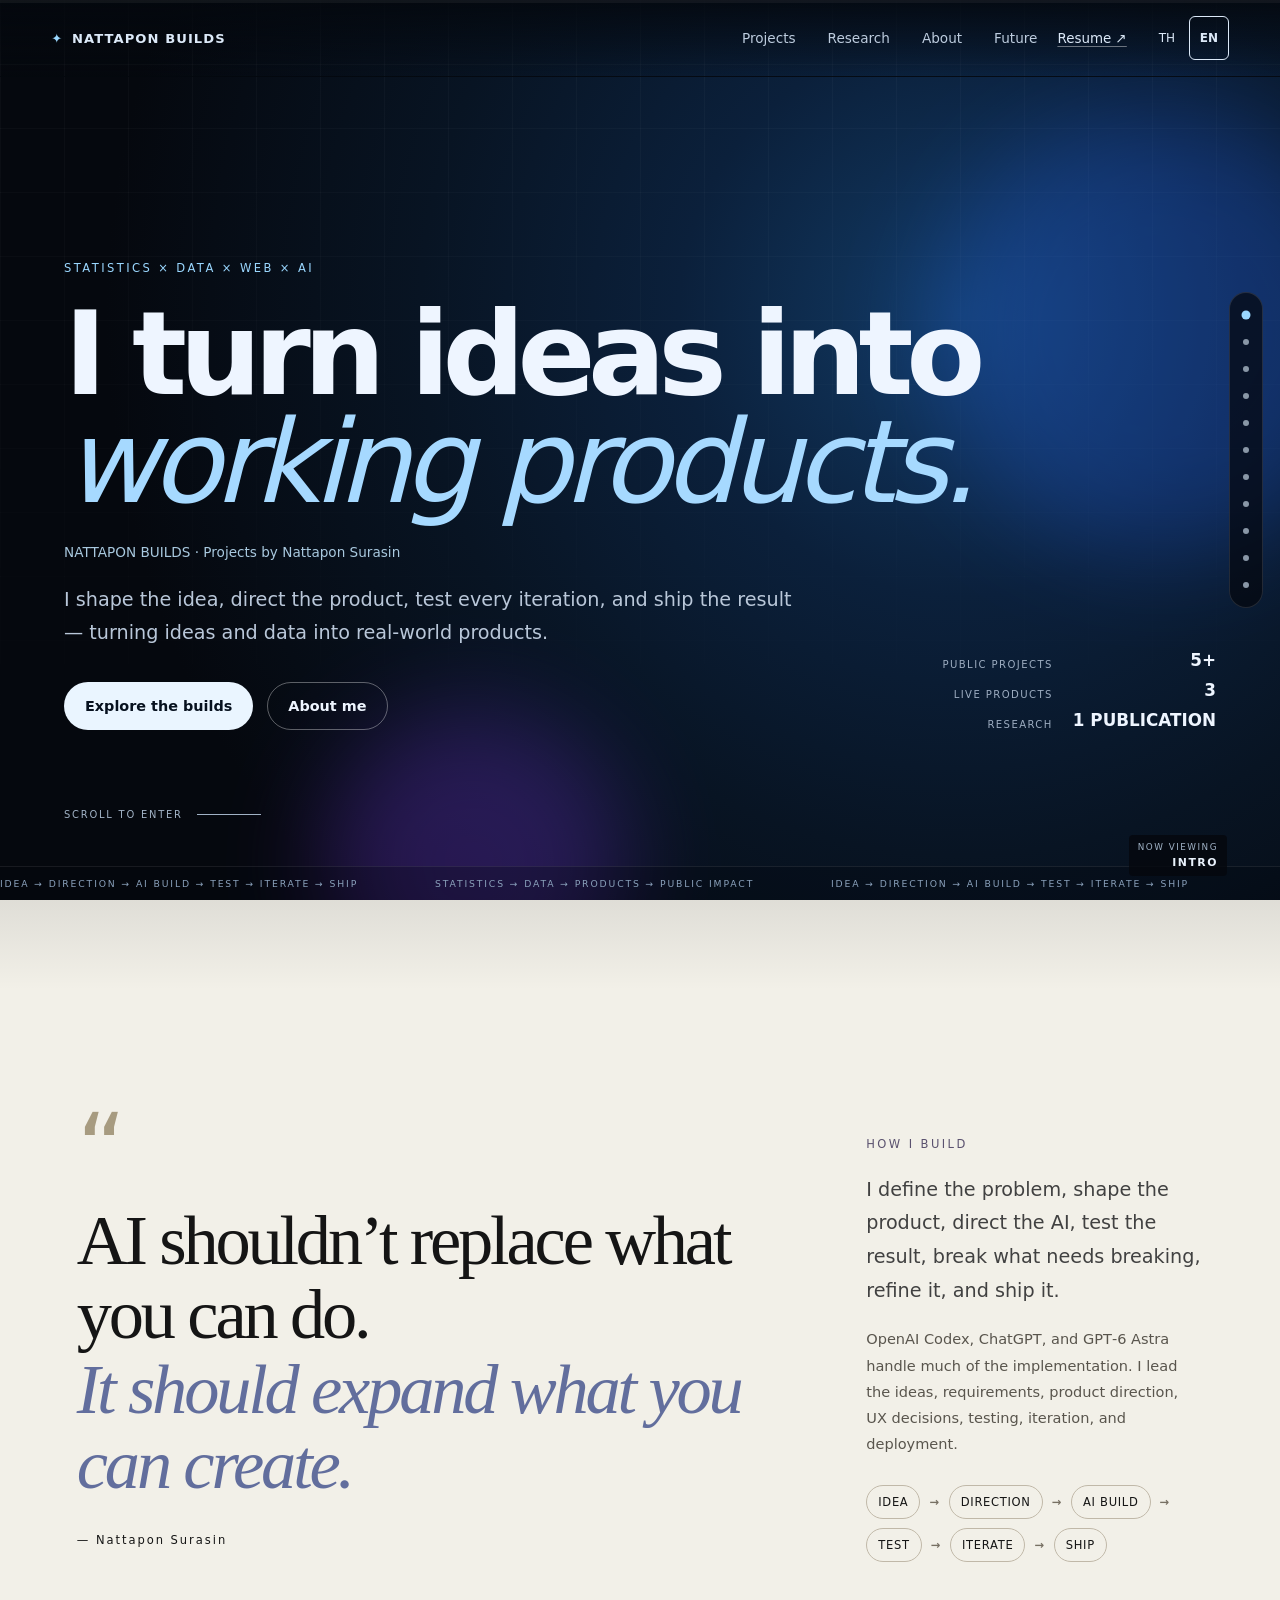
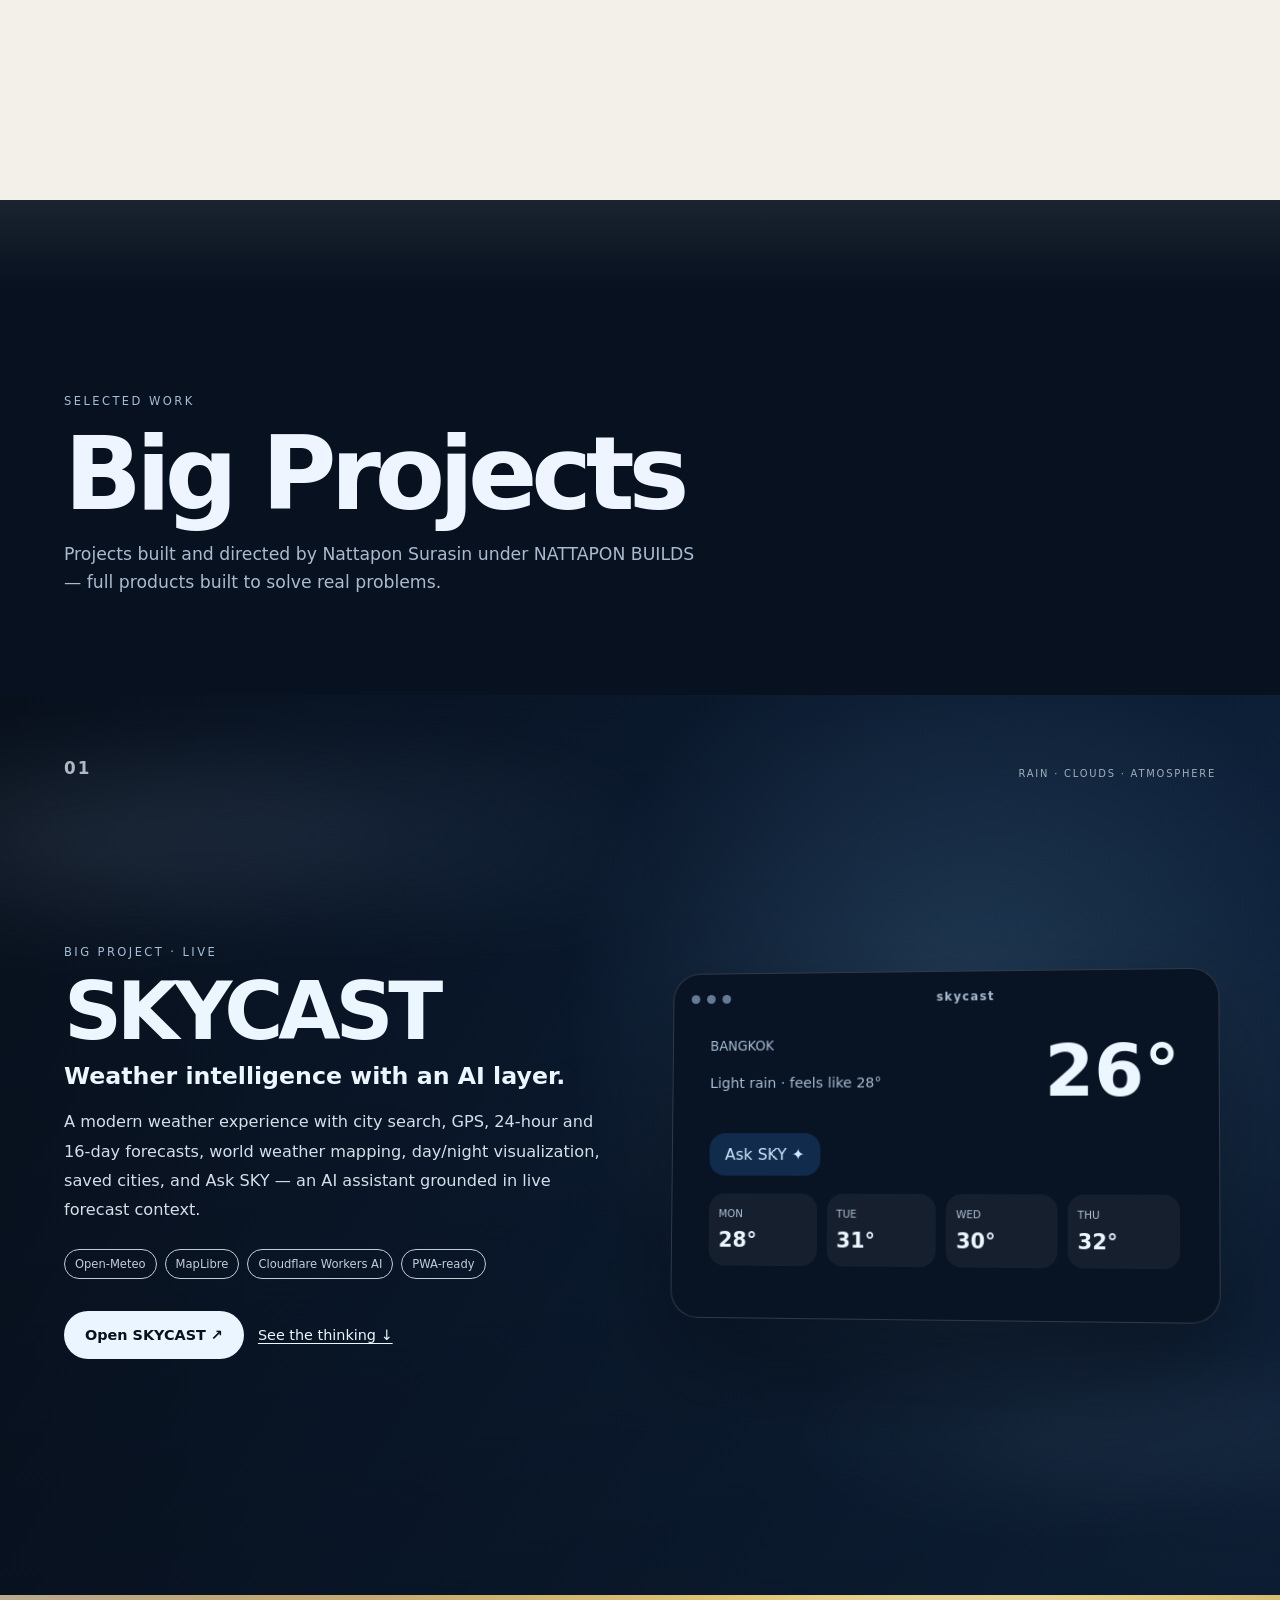
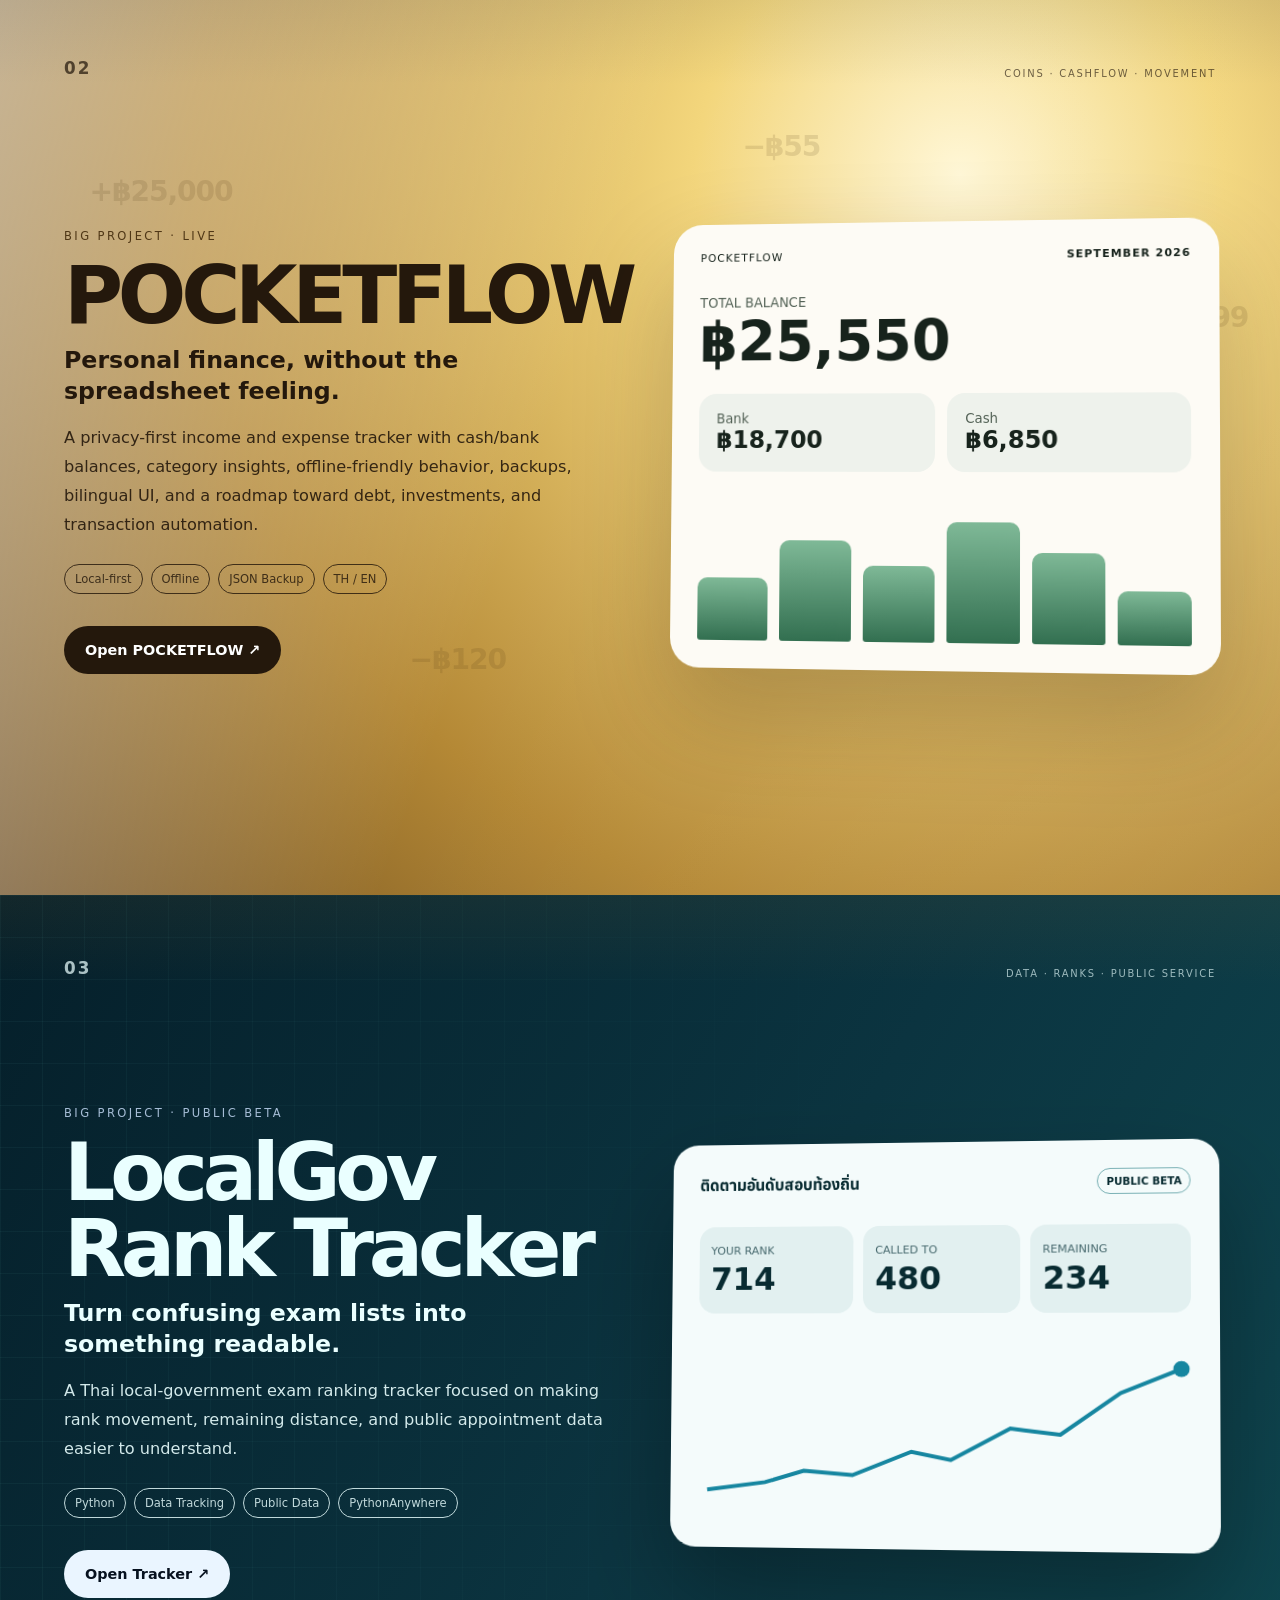
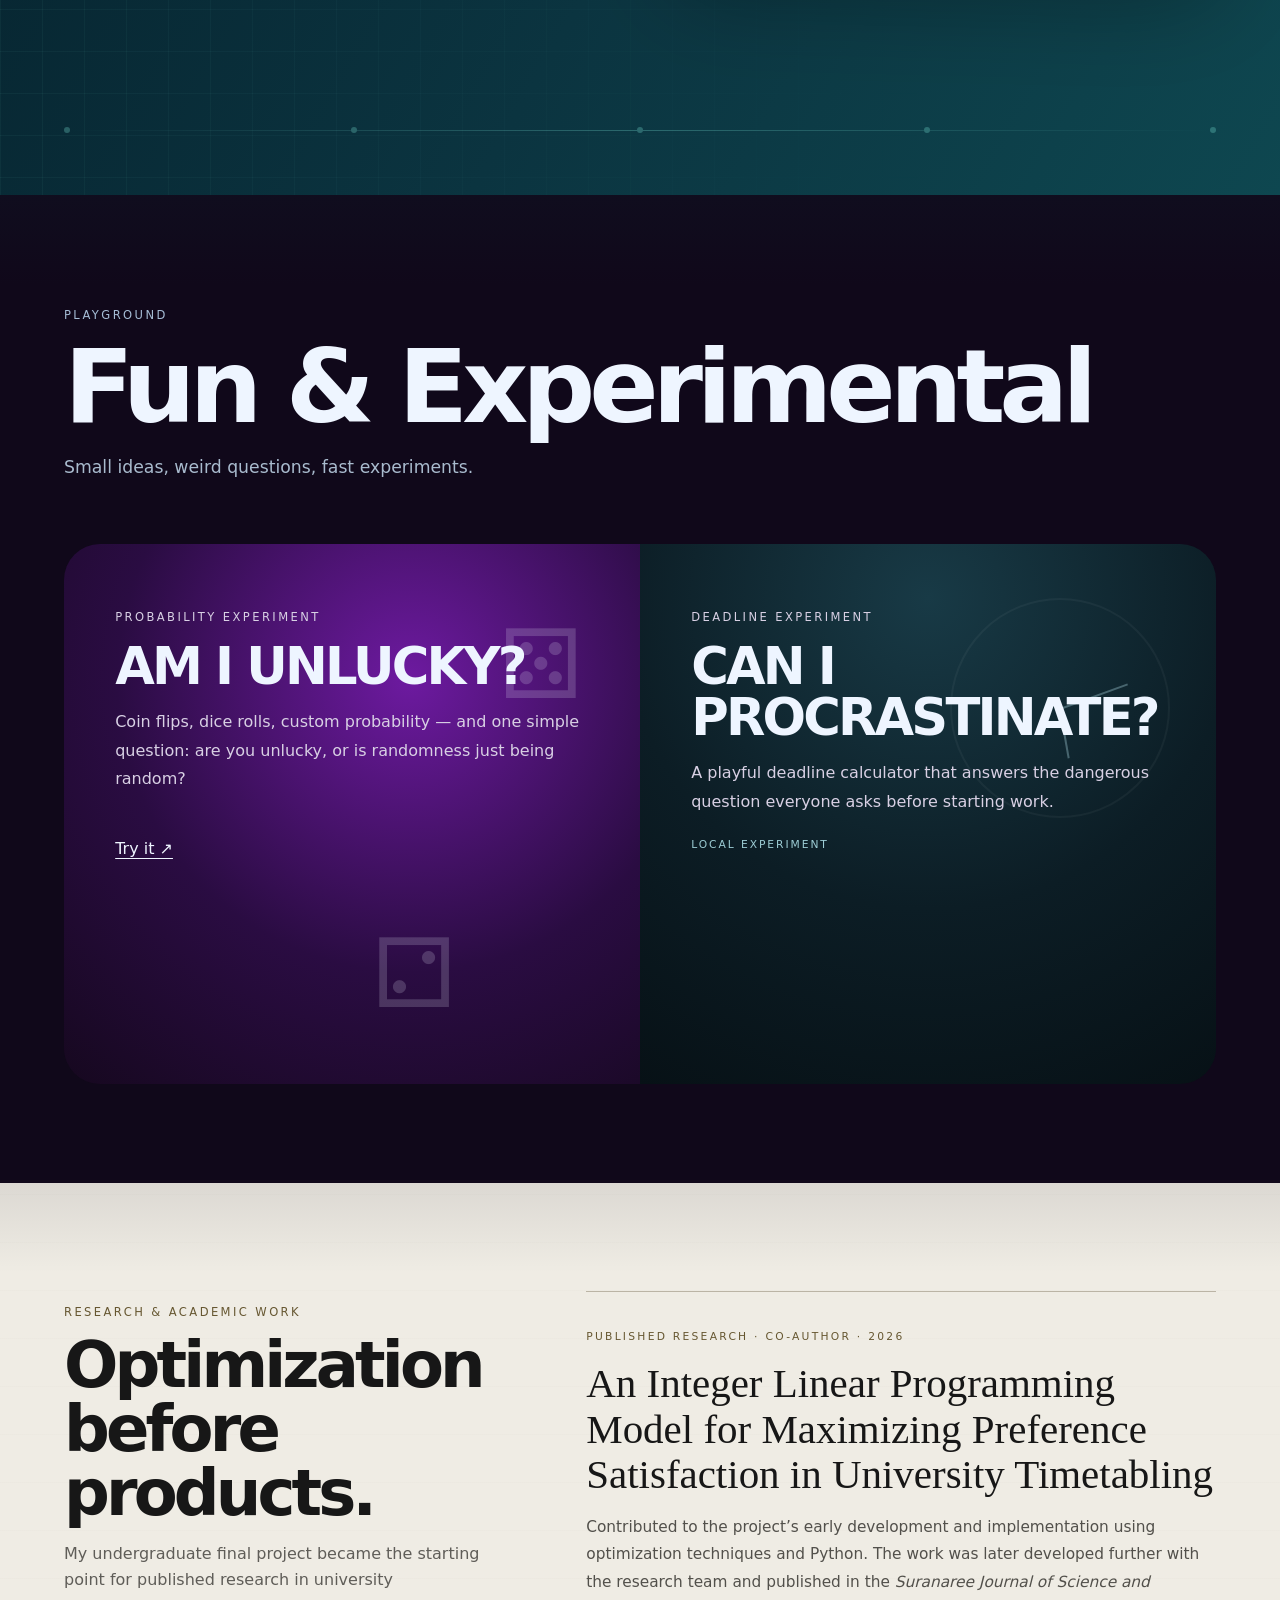
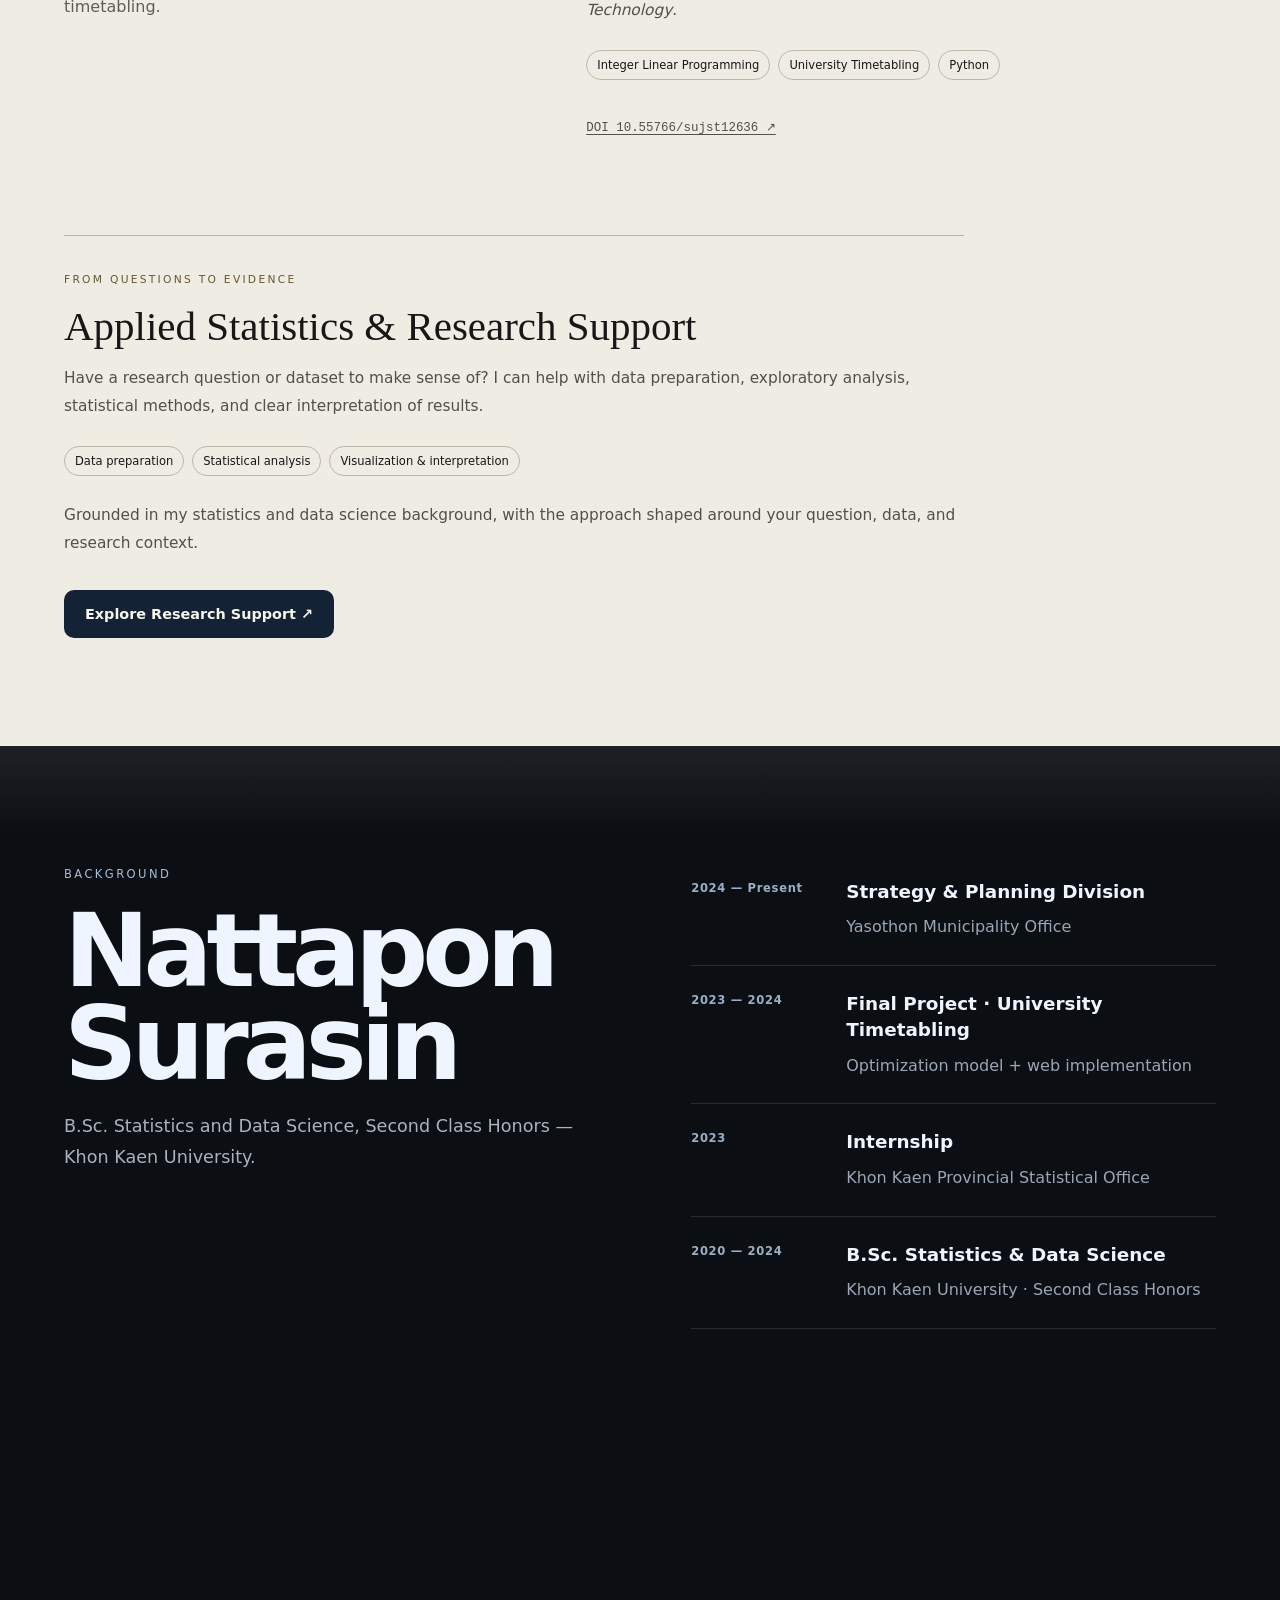
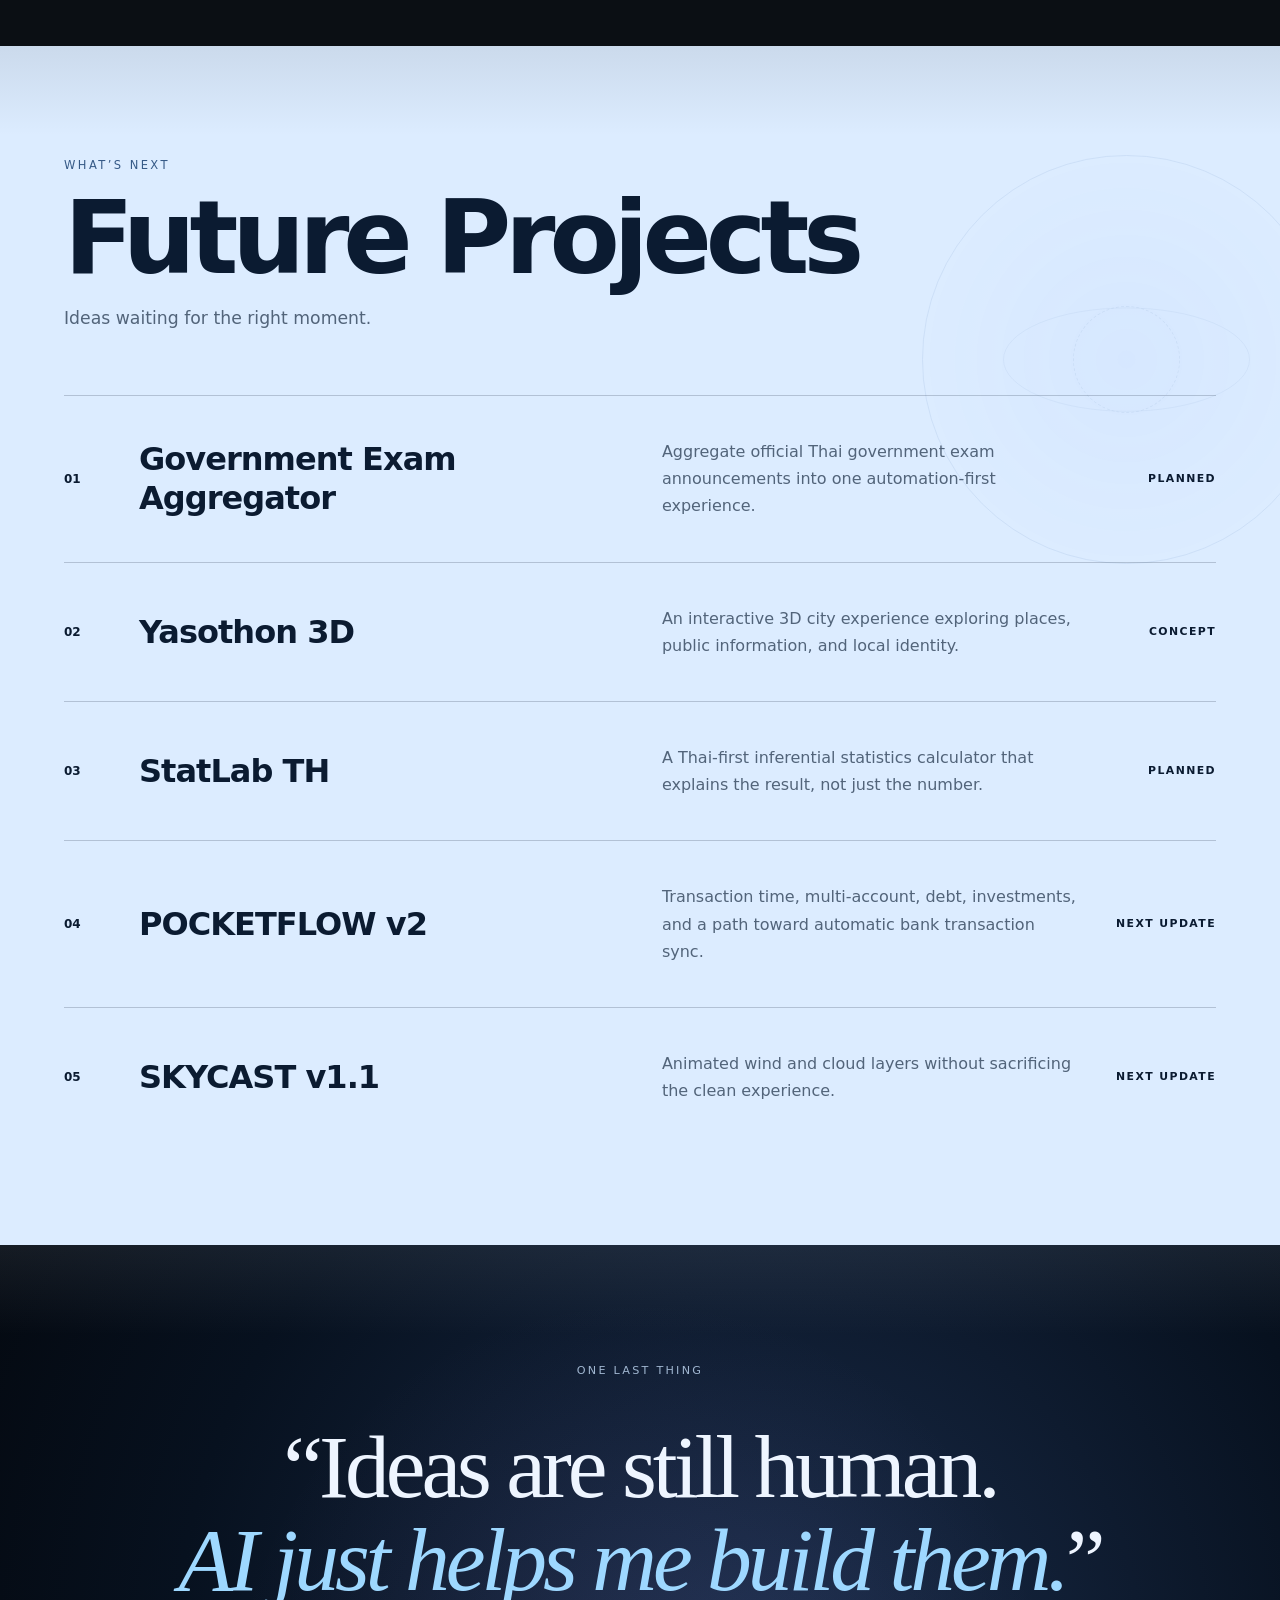
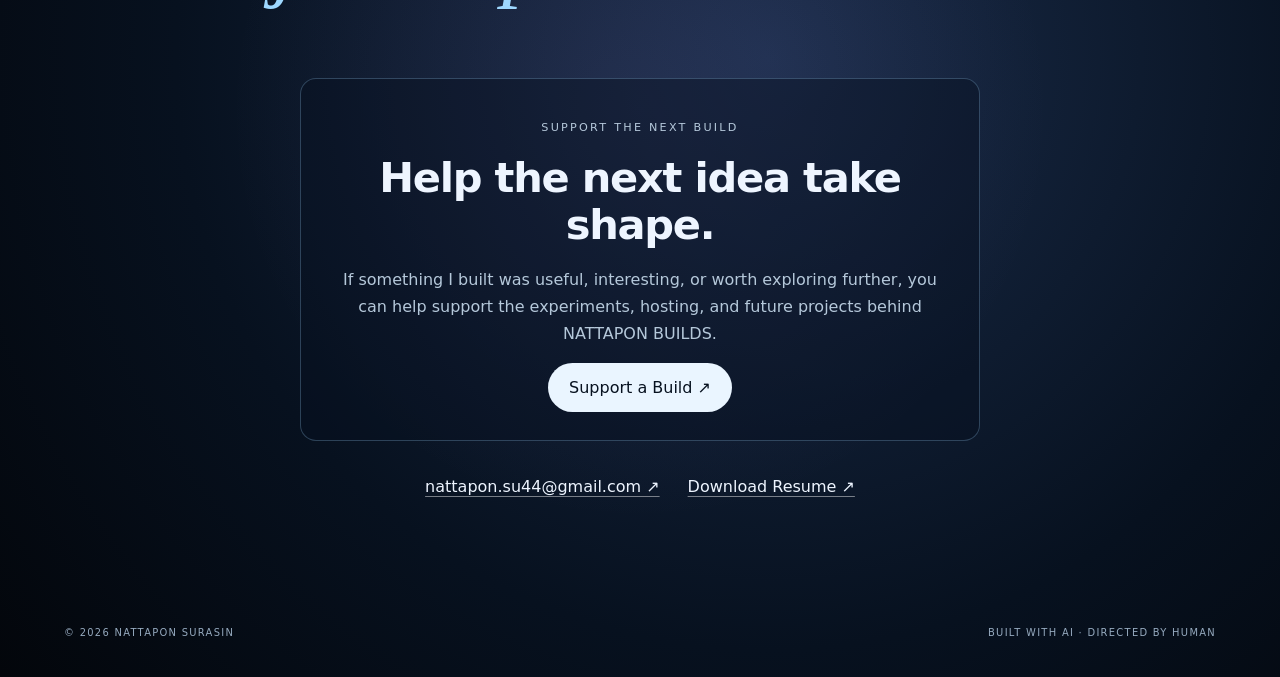
<file: index.html>
<!doctype html>
<html lang="en">
<head>
  <meta charset="utf-8" />
  <meta name="viewport" content="width=device-width, initial-scale=1" />
  <meta name="theme-color" content="#07111f" />
  <meta name="color-scheme" content="dark light" />

  <title>Nattapon Surasin | NATTAPON BUILDS — Statistics, Data &amp; Web Projects</title>
  <meta name="description" content="NATTAPON BUILDS is the portfolio of Nattapon Surasin: statistics, data, AI-assisted web projects, applied statistics and research support, and experiments." />
  <meta name="author" content="Nattapon Surasin" />
  <meta name="robots" content="index, follow, max-image-preview:large, max-snippet:-1, max-video-preview:-1" />
  <link rel="canonical" href="https://nattapon-builds.pages.dev/" />

  <meta property="og:type" content="website" />
  <meta property="og:locale" content="en_US" />
  <meta property="og:site_name" content="NATTAPON BUILDS" />
  <meta property="og:title" content="Nattapon Surasin | NATTAPON BUILDS — Statistics, Data &amp; Web Projects" />
  <meta property="og:description" content="NATTAPON BUILDS is the portfolio of Nattapon Surasin: statistics, data, AI-assisted web projects, applied statistics and research support, and experiments." />
  <meta property="og:url" content="https://nattapon-builds.pages.dev/" />
  <meta property="og:image" content="https://nattapon-builds.pages.dev/assets/og-cover.png" />
  <meta property="og:image:secure_url" content="https://nattapon-builds.pages.dev/assets/og-cover.png" />
  <meta property="og:image:type" content="image/png" />
  <meta property="og:image:width" content="1200" />
  <meta property="og:image:height" content="630" />
  <meta property="og:image:alt" content="NATTAPON BUILDS — portfolio of Nattapon Surasin, focused on statistics, data, web, and AI." />

  <meta name="twitter:card" content="summary_large_image" />
  <meta name="twitter:title" content="NATTAPON BUILDS — Nattapon Surasin" />
  <meta name="twitter:description" content="Statistics, data, AI-assisted development, web products, research, and experiments." />
  <meta name="twitter:image" content="https://nattapon-builds.pages.dev/assets/og-cover.png" />
  <meta name="twitter:image:alt" content="NATTAPON BUILDS — Nattapon Surasin portfolio" />

  <link rel="icon" type="image/svg+xml" href="assets/favicon.svg" />
  <link rel="apple-touch-icon" sizes="180x180" href="assets/apple-touch-icon.png" />
  <link rel="stylesheet" href="style.css?v=2.6" />

  <script type="application/ld+json">
{
  "@context": "https://schema.org",
  "@graph": [
    {
      "@type": "WebSite",
      "@id": "https://nattapon-builds.pages.dev/#website",
      "url": "https://nattapon-builds.pages.dev/",
      "name": "NATTAPON BUILDS",
      "description": "NATTAPON BUILDS is the portfolio of Nattapon Surasin: statistics, data, AI-assisted web projects, applied statistics and research support, and experiments.",
      "inLanguage": "en",
      "author": {
        "@id": "https://nattapon-builds.pages.dev/#person"
      },
      "hasPart": [
        {
          "@id": "https://skycast-6lx.pages.dev"
        },
        {
          "@id": "https://pocketflow.pages.dev"
        },
        {
          "@id": "https://localgovtracker.pythonanywhere.com"
        },
        {
          "@id": "https://am-i-unlucky.pages.dev"
        }
      ]
    },
    {
      "@type": "ProfilePage",
      "@id": "https://nattapon-builds.pages.dev/#profile",
      "url": "https://nattapon-builds.pages.dev/",
      "name": "Nattapon Surasin | NATTAPON BUILDS",
      "isPartOf": {
        "@id": "https://nattapon-builds.pages.dev/#website"
      },
      "mainEntity": {
        "@id": "https://nattapon-builds.pages.dev/#person"
      },
      "about": {
        "@id": "https://nattapon-builds.pages.dev/#person"
      },
      "inLanguage": "en"
    },
    {
      "@type": "Person",
      "@id": "https://nattapon-builds.pages.dev/#person",
      "name": "Nattapon Surasin",
      "url": "https://nattapon-builds.pages.dev/",
      "alumniOf": {
        "@type": "CollegeOrUniversity",
        "name": "Khon Kaen University"
      },
      "worksFor": {
        "@type": "GovernmentOrganization",
        "name": "Yasothon Municipality Office"
      },
      "knowsAbout": [
        "Statistics",
        "Data Science",
        "Data Analysis",
        "Python",
        "Web Development",
        "AI-assisted development",
        "Integer Linear Programming",
        "Data Visualization"
      ]
    },
    {
      "@type": "ScholarlyArticle",
      "@id": "https://doi.org/10.55766/sujst12636",
      "url": "https://doi.org/10.55766/sujst12636",
      "headline": "An Integer Linear Programming Model for Maximizing Preference Satisfaction in University Timetabling",
      "datePublished": "2026-08-06",
      "author": [
        {
          "@type": "Person",
          "name": "Pitchaya Wiratchotisatian"
        },
        {
          "@id": "https://nattapon-builds.pages.dev/#person"
        },
        {
          "@type": "Person",
          "name": "Yanin Sareeso"
        },
        {
          "@type": "Person",
          "name": "Sarun Paisarnsrisomsuk"
        }
      ],
      "isPartOf": {
        "@type": "Periodical",
        "name": "Suranaree Journal of Science and Technology"
      },
      "about": [
        "Integer Linear Programming",
        "University Timetabling"
      ]
    },
    {
      "@type": "WebApplication",
      "@id": "https://skycast-6lx.pages.dev",
      "name": "SKYCAST",
      "url": "https://skycast-6lx.pages.dev",
      "creator": {
        "@id": "https://nattapon-builds.pages.dev/#person"
      }
    },
    {
      "@type": "WebApplication",
      "@id": "https://pocketflow.pages.dev",
      "name": "POCKETFLOW",
      "url": "https://pocketflow.pages.dev",
      "creator": {
        "@id": "https://nattapon-builds.pages.dev/#person"
      }
    },
    {
      "@type": "WebApplication",
      "@id": "https://localgovtracker.pythonanywhere.com",
      "name": "LocalGov Rank Tracker",
      "url": "https://localgovtracker.pythonanywhere.com",
      "creator": {
        "@id": "https://nattapon-builds.pages.dev/#person"
      }
    },
    {
      "@type": "WebApplication",
      "@id": "https://am-i-unlucky.pages.dev",
      "name": "AM I UNLUCKY?",
      "url": "https://am-i-unlucky.pages.dev",
      "creator": {
        "@id": "https://nattapon-builds.pages.dev/#person"
      }
    }
  ]
}
  </script>
</head>
<body>
  <a class="skip-link" href="#main">Skip to content</a>
  <div class="pointer-aura" aria-hidden="true"></div>
  <nav class="scene-rail" id="sceneRail" aria-label="Portfolio chapters"></nav>
  <div class="now-viewing" aria-hidden="true"><span>NOW VIEWING</span><strong id="nowViewing">INTRO</strong></div>
  <div class="page-progress" aria-hidden="true"><span id="progressBar"></span></div>
  <header class="site-header">
    <a class="brand" href="#top" aria-label="Nattapon Builds home">
      <span class="brand-mark">✦</span><span>NATTAPON BUILDS</span>
    </a>
    <nav class="nav" aria-label="Primary navigation">
      <a href="#projects">Projects</a>
      <a href="#research">Research</a>
      <a href="#background">About</a>
      <a href="#future">Future</a>
    </nav>
    <a class="resume-link" href="assets/Nattapon-Surasin-Resume.pdf" target="_blank" rel="noreferrer">Resume ↗</a>
    <div class="language-switch" role="group" aria-label="Choose language">
      <button type="button" data-language="th" lang="th" aria-label="ภาษาไทย" aria-pressed="false">TH</button>
      <button type="button" data-language="en" lang="en" aria-label="English" aria-pressed="true">EN</button>
    </div>
    <details class="mobile-nav">
      <summary>Chapters <span aria-hidden="true">+</span></summary>
      <nav aria-label="Mobile chapters">
        <a href="#top">Intro</a><a href="#about">AI philosophy</a>
        <a href="#projects">Big Projects</a><a href="#skycast">SKYCAST</a>
        <a href="#pocketflow">POCKETFLOW</a><a href="#localgov">LocalGov</a>
        <a href="#experiments">Experiments</a><a href="#research">Research</a>
        <a href="#background">Background</a><a href="#future">Future</a>
        <a href="#contact">Contact</a>
      </nav>
    </details>
  </header>

  <main id="main" tabindex="-1">
    <section class="hero full-bleed" id="top" data-theme="hero" data-scene="intro" data-nav="Intro" data-accent="#9ad7ff">
      <div class="hero-grid" aria-hidden="true"></div>
      <div class="hero-orb hero-orb-a" aria-hidden="true"></div>
      <div class="hero-orb hero-orb-b" aria-hidden="true"></div>
      <div class="hero-copy reveal">
        <p class="eyebrow">STATISTICS × DATA × WEB × AI</p>
        <h1><span>I turn ideas into</span> <em>working products.</em></h1>
        <p class="hero-attribution">NATTAPON BUILDS · Projects by Nattapon Surasin</p>
        <p class="hero-lead">I shape the idea, direct the product, test every iteration, and ship the result — turning ideas and data into real-world products.</p>
        <div class="hero-actions">
          <a class="btn primary" href="#projects">Explore the builds</a>
          <a class="btn ghost" href="#background">About me</a>
        </div>
      </div>
      <div class="hero-meta reveal delay-1">
        <span>PUBLIC PROJECTS</span><strong>5+</strong>
        <span>LIVE PRODUCTS</span><strong>3</strong>
        <span>RESEARCH</span><strong>1 PUBLICATION</strong>
      </div>
      <div class="hero-marquee" aria-hidden="true"><div><span>IDEA → DIRECTION → AI BUILD → TEST → ITERATE → SHIP</span><span>STATISTICS → DATA → PRODUCTS → PUBLIC IMPACT</span><span>IDEA → DIRECTION → AI BUILD → TEST → ITERATE → SHIP</span></div></div>
      <a class="scroll-hint" href="#about"><span>SCROLL TO ENTER</span><i aria-hidden="true"></i></a>
    </section>

    <section class="philosophy full-bleed" id="about" data-scene="philosophy" data-nav="AI philosophy" data-accent="#c4b5fd" data-surface="light" aria-label="AI philosophy">
      <div class="quote-wrap reveal">
        <p class="quote-mark" aria-hidden="true">“</p>
        <blockquote>AI shouldn’t replace what you can do.<br><em>It should expand what you can create.</em></blockquote>
        <p class="quote-by">— Nattapon Surasin</p>
      </div>
      <div class="how-built reveal delay-1">
        <p class="section-kicker">HOW I BUILD</p>
        <p>I define the problem, shape the product, direct the AI, test the result, break what needs breaking, refine it, and ship it.</p>
        <p class="workflow-note">OpenAI Codex, ChatGPT, and GPT‑6 Astra handle much of the implementation. I lead the ideas, requirements, product direction, UX decisions, testing, iteration, and deployment.</p>
        <div class="build-flow" aria-label="Build process">
          <span>Idea</span><b>→</b><span>Direction</span><b>→</b><span>AI Build</span><b>→</b><span>Test</span><b>→</b><span>Iterate</span><b>→</b><span>Ship</span>
        </div>
      </div>
    </section>

    <section class="projects-intro full-bleed" id="projects" data-scene="work" data-nav="Selected work" data-accent="#f5f7fb">
      <div class="section-title reveal">
        <p class="section-kicker">SELECTED WORK</p>
        <h2>Big Projects</h2>
        <p>Projects built and directed by Nattapon Surasin under NATTAPON BUILDS — full products built to solve real problems.</p>
      </div>
    </section>

    <section class="project project-skycast full-bleed" id="skycast" data-project="skycast" data-scene="skycast" data-nav="SKYCAST" data-accent="#8bd5ff">
      <canvas class="fx-canvas" id="skyCanvas" aria-hidden="true"></canvas>
      <div class="cloud-layer cloud-a" aria-hidden="true"></div><div class="cloud-layer cloud-b" aria-hidden="true"></div>
      <div class="lightning" id="lightning" aria-hidden="true"></div>
      <div class="project-index">01</div>
      <div class="project-copy reveal">
        <p class="project-label">BIG PROJECT · LIVE</p>
        <h3>SKYCAST</h3>
        <p class="project-subtitle">Weather intelligence with an AI layer.</p>
        <p class="project-description">A modern weather experience with city search, GPS, 24-hour and 16-day forecasts, world weather mapping, day/night visualization, saved cities, and Ask SKY — an AI assistant grounded in live forecast context.</p>
        <div class="tags"><span>Open‑Meteo</span><span>MapLibre</span><span>Cloudflare Workers AI</span><span>PWA-ready</span></div>
        <div class="project-actions">
          <a class="btn light" href="https://skycast-6lx.pages.dev" target="_blank" rel="noreferrer">Open SKYCAST ↗</a>
          <a class="text-btn" href="#research">See the thinking ↓</a>
        </div>
      </div>
      <div class="project-visual sky-ui reveal delay-1" role="img" aria-label="Stylized SKYCAST interface preview showing sample forecast data">
        <div class="browser-bar"><span></span><span></span><span></span><b>skycast</b></div>
        <div class="sky-panel">
          <div class="sky-main"><small>BANGKOK</small><strong>26°</strong><span>Light rain · feels like 28°</span></div>
          <div class="sky-chip">Ask SKY ✦</div>
          <div class="sky-days">
            <div><span>MON</span><b>28°</b></div><div><span>TUE</span><b>31°</b></div><div><span>WED</span><b>30°</b></div><div><span>THU</span><b>32°</b></div>
          </div>
        </div>
      </div>
      <p class="ambient-note" aria-hidden="true">RAIN · CLOUDS · ATMOSPHERE</p>
    </section>

    <section class="project project-pocketflow full-bleed" id="pocketflow" data-project="pocketflow" data-scene="pocketflow" data-nav="POCKETFLOW" data-accent="#ffd45f" data-surface="light">
      <canvas class="fx-canvas" id="coinCanvas" aria-hidden="true"></canvas>
      <div class="project-index">02</div>
      <div class="project-copy reveal">
        <p class="project-label">BIG PROJECT · LIVE</p>
        <h3>POCKETFLOW</h3>
        <p class="project-subtitle">Personal finance, without the spreadsheet feeling.</p>
        <p class="project-description">A privacy-first income and expense tracker with cash/bank balances, category insights, offline-friendly behavior, backups, bilingual UI, and a roadmap toward debt, investments, and transaction automation.</p>
        <div class="tags"><span>Local-first</span><span>Offline</span><span>JSON Backup</span><span>TH / EN</span></div>
        <div class="project-actions"><a class="btn dark" href="https://pocketflow.pages.dev" target="_blank" rel="noreferrer">Open POCKETFLOW ↗</a></div>
      </div>
      <div class="money-stream" aria-hidden="true"><span>+฿25,000</span><span>−฿120</span><span>−฿55</span><span>+฿2,000</span><span>−฿299</span></div>
      <div class="project-visual finance-ui reveal delay-1" role="img" aria-label="Stylized POCKETFLOW interface preview showing sample balances">
        <div class="finance-top"><span>POCKETFLOW</span><b>SEPTEMBER 2026</b></div>
        <div class="finance-balance"><small>TOTAL BALANCE</small><strong>฿25,550</strong></div>
        <div class="finance-grid"><div><small>Bank</small><b>฿18,700</b></div><div><small>Cash</small><b>฿6,850</b></div></div>
        <div class="bars"><i style="--h:45%"></i><i style="--h:72%"></i><i style="--h:54%"></i><i style="--h:86%"></i><i style="--h:64%"></i><i style="--h:38%"></i></div>
      </div>
      <p class="ambient-note" aria-hidden="true">COINS · CASHFLOW · MOVEMENT</p>
    </section>

    <section class="project project-localgov full-bleed" id="localgov" data-project="localgov" data-scene="localgov" data-nav="LocalGov" data-accent="#8bffee">
      <div class="gov-grid-bg" aria-hidden="true"></div>
      <canvas class="fx-canvas" id="dataCanvas" aria-hidden="true"></canvas>
      <div class="project-index">03</div>
      <div class="project-copy reveal">
        <p class="project-label">BIG PROJECT · PUBLIC BETA</p>
        <h3>LocalGov<br>Rank Tracker</h3>
        <p class="project-subtitle">Turn confusing exam lists into something readable.</p>
        <p class="project-description">A Thai local-government exam ranking tracker focused on making rank movement, remaining distance, and public appointment data easier to understand.</p>
        <div class="tags"><span>Python</span><span>Data Tracking</span><span>Public Data</span><span>PythonAnywhere</span></div>
        <div class="project-actions"><a class="btn light" href="https://localgovtracker.pythonanywhere.com" target="_blank" rel="noreferrer">Open Tracker ↗</a></div>
      </div>
      <div class="rank-signal" aria-hidden="true"><i></i><i></i><i></i><i></i><i></i></div>
      <div class="project-visual gov-ui reveal delay-1" role="img" aria-label="Stylized LocalGov Rank Tracker interface preview showing sample ranking data">
        <div class="gov-head"><span lang="th">ติดตามอันดับสอบท้องถิ่น</span><b>PUBLIC BETA</b></div>
        <div class="gov-stats"><div><small>YOUR RANK</small><strong>714</strong></div><div><small>CALLED TO</small><strong>480</strong></div><div><small>REMAINING</small><strong>234</strong></div></div>
        <svg viewBox="0 0 500 180" role="img" aria-label="Decorative rising rank chart"><polyline points="10,150 70,142 110,130 160,134 220,110 260,118 320,86 370,92 430,50 490,26" fill="none" stroke="currentColor" stroke-width="4"/><circle cx="490" cy="26" r="8" fill="currentColor"/></svg>
      </div>
      <p class="ambient-note" aria-hidden="true">DATA · RANKS · PUBLIC SERVICE</p>
    </section>

    <section class="fun full-bleed" id="experiments" data-scene="fun" data-nav="Experiments" data-accent="#f48cff">
      <div class="section-title reveal">
        <p class="section-kicker">PLAYGROUND</p>
        <h2>Fun & Experimental</h2>
        <p>Small ideas, weird questions, fast experiments.</p>
      </div>
      <div class="fun-stage">
        <article class="fun-project unlucky reveal">
          <div class="dice d1" aria-hidden="true">⚄</div><div class="dice d2" aria-hidden="true">⚁</div>
          <p class="project-label">PROBABILITY EXPERIMENT</p>
          <h3>AM I UNLUCKY?</h3>
          <p>Coin flips, dice rolls, custom probability — and one simple question: are you unlucky, or is randomness just being random?</p>
          <a href="https://am-i-unlucky.pages.dev" target="_blank" rel="noreferrer">Try it ↗</a>
        </article>
        <article class="fun-project procrastinate reveal delay-1">
          <div class="clock-face" aria-hidden="true"><span></span></div>
          <p class="project-label">DEADLINE EXPERIMENT</p>
          <h3>CAN I<br>PROCRASTINATE?</h3>
          <p>A playful deadline calculator that answers the dangerous question everyone asks before starting work.</p>
          <span class="status">LOCAL EXPERIMENT</span>
        </article>
      </div>
    </section>

    <section class="research full-bleed" id="research" data-scene="research" data-nav="Research" data-accent="#b9a26f" data-surface="light">
      <div class="research-grid">
        <div class="section-title reveal">
          <p class="section-kicker">RESEARCH & ACADEMIC WORK</p>
          <h2>Optimization before products.</h2>
          <p>My undergraduate final project became the starting point for published research in university timetabling.</p>
        </div>
        <article class="paper reveal delay-1">
          <p class="paper-type">PUBLISHED RESEARCH · CO-AUTHOR · 2026</p>
          <h3>An Integer Linear Programming Model for Maximizing Preference Satisfaction in University Timetabling</h3>
          <p>Contributed to the project’s early development and implementation using optimization techniques and Python. The work was later developed further with the research team and published in the <em>Suranaree Journal of Science and Technology</em>.</p>
          <div class="paper-meta"><span>Integer Linear Programming</span><span>University Timetabling</span><span>Python</span></div>
          <p class="doi"><a href="https://doi.org/10.55766/sujst12636" target="_blank" rel="noreferrer">DOI 10.55766/sujst12636 ↗</a></p>
        </article>
      </div>
      <article class="research-support paper reveal" aria-labelledby="research-support-title">
        <p class="paper-type">FROM QUESTIONS TO EVIDENCE</p>
        <h3 id="research-support-title">Applied Statistics &amp; Research Support</h3>
        <p>Have a research question or dataset to make sense of? I can help with data preparation, exploratory analysis, statistical methods, and clear interpretation of results.</p>
        <div class="paper-meta"><span>Data preparation</span><span>Statistical analysis</span><span>Visualization &amp; interpretation</span></div>
        <p>Grounded in my statistics and data science background, with the approach shaped around your question, data, and research context.</p>
        <div class="project-actions"><a class="btn research-service-cta" href="/research-support/">Explore Research Support ↗</a></div>
      </article>
    </section>

    <section class="profile full-bleed" id="background" data-scene="profile" data-nav="Background" data-accent="#9cb0c8">
      <div class="profile-left reveal">
        <p class="section-kicker">BACKGROUND</p>
        <h2>Nattapon<br>Surasin</h2>
        <p>B.Sc. Statistics and Data Science, Second Class Honors — Khon Kaen University.</p>
      </div>
      <div class="timeline reveal delay-1">
        <div><b>2024 — Present</b><strong>Strategy & Planning Division</strong><span>Yasothon Municipality Office</span></div>
        <div><b>2023 — 2024</b><strong>Final Project · University Timetabling</strong><span>Optimization model + web implementation</span></div>
        <div><b>2023</b><strong>Internship</strong><span>Khon Kaen Provincial Statistical Office</span></div>
        <div><b>2020 — 2024</b><strong>B.Sc. Statistics & Data Science</strong><span>Khon Kaen University · Second Class Honors</span></div>
      </div>
    </section>

    <section class="future full-bleed" id="future" data-scene="future" data-nav="Future" data-accent="#7caeff" data-surface="light">
      <div class="section-title reveal">
        <p class="section-kicker">WHAT’S NEXT</p>
        <h2>Future Projects</h2>
        <p>Ideas waiting for the right moment.</p>
      </div>
      <div class="future-holo" aria-hidden="true"><i></i><i></i><i></i></div>
      <div class="future-list">
        <article class="future-row reveal"><span>01</span><h3>Government Exam Aggregator</h3><p>Aggregate official Thai government exam announcements into one automation-first experience.</p><b>PLANNED</b></article>
        <article class="future-row reveal"><span>02</span><h3>Yasothon 3D</h3><p>An interactive 3D city experience exploring places, public information, and local identity.</p><b>CONCEPT</b></article>
        <article class="future-row reveal"><span>03</span><h3>StatLab TH</h3><p>A Thai-first inferential statistics calculator that explains the result, not just the number.</p><b>PLANNED</b></article>
        <article class="future-row reveal"><span>04</span><h3>POCKETFLOW v2</h3><p>Transaction time, multi-account, debt, investments, and a path toward automatic bank transaction sync.</p><b>NEXT UPDATE</b></article>
        <article class="future-row reveal"><span>05</span><h3>SKYCAST v1.1</h3><p>Animated wind and cloud layers without sacrificing the clean experience.</p><b>NEXT UPDATE</b></article>
      </div>
    </section>

    <section class="closing full-bleed" id="contact" data-scene="closing" data-nav="Contact" data-accent="#c4b5fd" aria-label="Final thoughts and contact">
      <p class="closing-kicker reveal">ONE LAST THING</p>
      <blockquote class="reveal delay-1">“Ideas are still human.<br><em>AI just helps me build them.</em>”</blockquote>
      <div class="build-support reveal" aria-labelledby="build-support-title">
        <p class="closing-kicker">SUPPORT THE NEXT BUILD</p>
        <h2 id="build-support-title">Help the next idea take shape.</h2>
        <p>If something I built was useful, interesting, or worth exploring further, you can help support the experiments, hosting, and future projects behind NATTAPON BUILDS.</p>
        <button class="btn light support-open" id="supportOpen" type="button" aria-haspopup="dialog" aria-controls="supportDialog">Support a Build ↗</button>
      </div>
      <div class="closing-actions reveal delay-2">
        <a href="mailto:nattapon.su44@gmail.com">nattapon.su44@gmail.com ↗</a>
        <a href="assets/Nattapon-Surasin-Resume.pdf" target="_blank" rel="noreferrer">Download Resume ↗</a>
      </div>
      <footer><span>© 2026 NATTAPON SURASIN</span><span>BUILT WITH AI · DIRECTED BY HUMAN</span></footer>
    </section>
  </main>

  <dialog class="support-dialog" id="supportDialog" aria-labelledby="support-title" aria-describedby="support-description">
    <div class="support-panel">
      <button class="support-close" type="button" aria-label="Close support dialog" autofocus>Close ×</button>
      <p class="paper-type">SUPPORT THE NEXT BUILD</p>
      <h2 id="support-title">Fuel the next build.</h2>
      <p id="support-description">If something I built was useful, interesting, or worth exploring further, you can help keep the next experiment moving.</p>
      <div class="coffee-tiers" role="group" aria-label="Choose a coffee support tier">
        <button type="button" class="coffee-tier" data-coffee="50" aria-pressed="true"><svg viewBox="0 0 50 52" fill="none" stroke="currentColor" stroke-width="1.4" stroke-linecap="round" stroke-linejoin="round" aria-hidden="true" focusable="false"><g class="coffee-cup" style="--cup-delay:0ms" transform="translate(14 21)"><path d="M1 0h15v9a6 6 0 0 1-6 6H7a6 6 0 0 1-6-6Z"/><path d="M16 2h2a4 4 0 0 1 0 8h-2M0 17h18"/><path class="coffee-steam" d="M5-3c-3-3 3-4 0-7m6 7c-3-3 3-4 0-7"/></g></svg><span class="coffee-tier-label">1 COFFEE</span><strong>฿50</strong></button>
        <button type="button" class="coffee-tier" data-coffee="100" aria-pressed="false"><svg viewBox="0 0 50 52" fill="none" stroke="currentColor" stroke-width="1.4" stroke-linecap="round" stroke-linejoin="round" aria-hidden="true" focusable="false"><g class="coffee-cup" style="--cup-delay:0ms" transform="translate(2 21)"><path d="M1 0h15v9a6 6 0 0 1-6 6H7a6 6 0 0 1-6-6Z"/><path d="M16 2h2a4 4 0 0 1 0 8h-2M0 17h18"/><path class="coffee-steam" d="M5-3c-3-3 3-4 0-7m6 7c-3-3 3-4 0-7"/></g><g class="coffee-cup" style="--cup-delay:65ms" transform="translate(26 21)"><path d="M1 0h15v9a6 6 0 0 1-6 6H7a6 6 0 0 1-6-6Z"/><path d="M16 2h2a4 4 0 0 1 0 8h-2M0 17h18"/><path class="coffee-steam" d="M5-3c-3-3 3-4 0-7m6 7c-3-3 3-4 0-7"/></g></svg><span class="coffee-tier-label">2 COFFEES</span><strong>฿100</strong></button>
        <button type="button" class="coffee-tier" data-coffee="200" aria-pressed="false"><svg viewBox="0 0 50 52" fill="none" stroke="currentColor" stroke-width="1.4" stroke-linecap="round" stroke-linejoin="round" aria-hidden="true" focusable="false"><g class="coffee-cup" style="--cup-delay:0ms" transform="translate(2 13)"><path d="M1 0h15v9a6 6 0 0 1-6 6H7a6 6 0 0 1-6-6Z"/><path d="M16 2h2a4 4 0 0 1 0 8h-2M0 17h18"/><path class="coffee-steam" d="M5-3c-3-3 3-4 0-7m6 7c-3-3 3-4 0-7"/></g><g class="coffee-cup" style="--cup-delay:65ms" transform="translate(26 13)"><path d="M1 0h15v9a6 6 0 0 1-6 6H7a6 6 0 0 1-6-6Z"/><path d="M16 2h2a4 4 0 0 1 0 8h-2M0 17h18"/><path class="coffee-steam" d="M5-3c-3-3 3-4 0-7m6 7c-3-3 3-4 0-7"/></g><g class="coffee-cup" style="--cup-delay:130ms" transform="translate(2 32)"><path d="M1 0h15v9a6 6 0 0 1-6 6H7a6 6 0 0 1-6-6Z"/><path d="M16 2h2a4 4 0 0 1 0 8h-2M0 17h18"/><path class="coffee-steam" d="M5-3c-3-3 3-4 0-7m6 7c-3-3 3-4 0-7"/></g><g class="coffee-cup" style="--cup-delay:195ms" transform="translate(26 32)"><path d="M1 0h15v9a6 6 0 0 1-6 6H7a6 6 0 0 1-6-6Z"/><path d="M16 2h2a4 4 0 0 1 0 8h-2M0 17h18"/><path class="coffee-steam" d="M5-3c-3-3 3-4 0-7m6 7c-3-3 3-4 0-7"/></g></svg><span class="coffee-tier-label">4 COFFEES</span><strong>฿200</strong></button>
        <button type="button" class="coffee-tier" data-coffee="custom" aria-pressed="false"><svg viewBox="0 0 50 52" fill="none" stroke="currentColor" stroke-width="1.4" stroke-linecap="round" stroke-linejoin="round" aria-hidden="true" focusable="false"><g class="coffee-cup" style="--cup-delay:0ms" transform="translate(14 21)"><path d="M1 0h15v9a6 6 0 0 1-6 6H7a6 6 0 0 1-6-6Z"/><path d="M16 2h2a4 4 0 0 1 0 8h-2M0 17h18"/><path class="coffee-steam" d="M5-3c-3-3 3-4 0-7m6 7c-3-3 3-4 0-7"/></g><path class="coffee-spark" d="M39 7v8m-4-4h8"/></svg><span class="coffee-tier-label">CUSTOM</span><strong>Any amount</strong></button>
      </div>
      <div hidden id="coffeeQrLabels">
        <span data-qr-alt="50">PromptPay QR for a ฿50 coffee support</span>
        <span data-qr-alt="100">PromptPay QR for a ฿100 coffee support</span>
        <span data-qr-alt="200">PromptPay QR for a ฿200 coffee support</span>
        <span data-qr-alt="custom">PromptPay QR for a custom support amount</span>
        <span data-qr-amount="50">฿50</span>
        <span data-qr-amount="100">฿100</span>
        <span data-qr-amount="200">฿200</span>
        <span data-qr-amount="custom">Enter any amount in your banking app</span>
      </div>
      <div class="coffee-payment" id="coffeePayment">
        <p class="coffee-amount" id="coffeeAmount"></p>
        <div class="coffee-qr-frame">
          <img id="coffeeQr" alt="PromptPay QR for the selected coffee support tier" hidden />
          <p id="coffeePlaceholder">QR ready after final payment setup</p>
        </div>
        <p class="coffee-scan">Scan with your Thai banking app</p>
        <p class="coffee-recurring">No subscription. No recurring payment.</p>
      </div>
      <div class="coffee-finish">
        <button type="button" class="coffee-supported" id="coffeeSupported" aria-controls="coffeeThanks">I've supported ☕</button>
        <div class="coffee-thanks" id="coffeeThanks" role="status" aria-live="polite" aria-atomic="true">
          <div hidden id="coffeeThanksMessage"><strong>Thank you!</strong><p>This coffee helps keep the next experiment moving. ♡</p></div>
        </div>
        <div class="coffee-celebration" aria-hidden="true"></div>
      </div>
    </div>
  </dialog>
  <script type="module" src="app.js?v=2.4"></script>
</body>
</html>
</file>
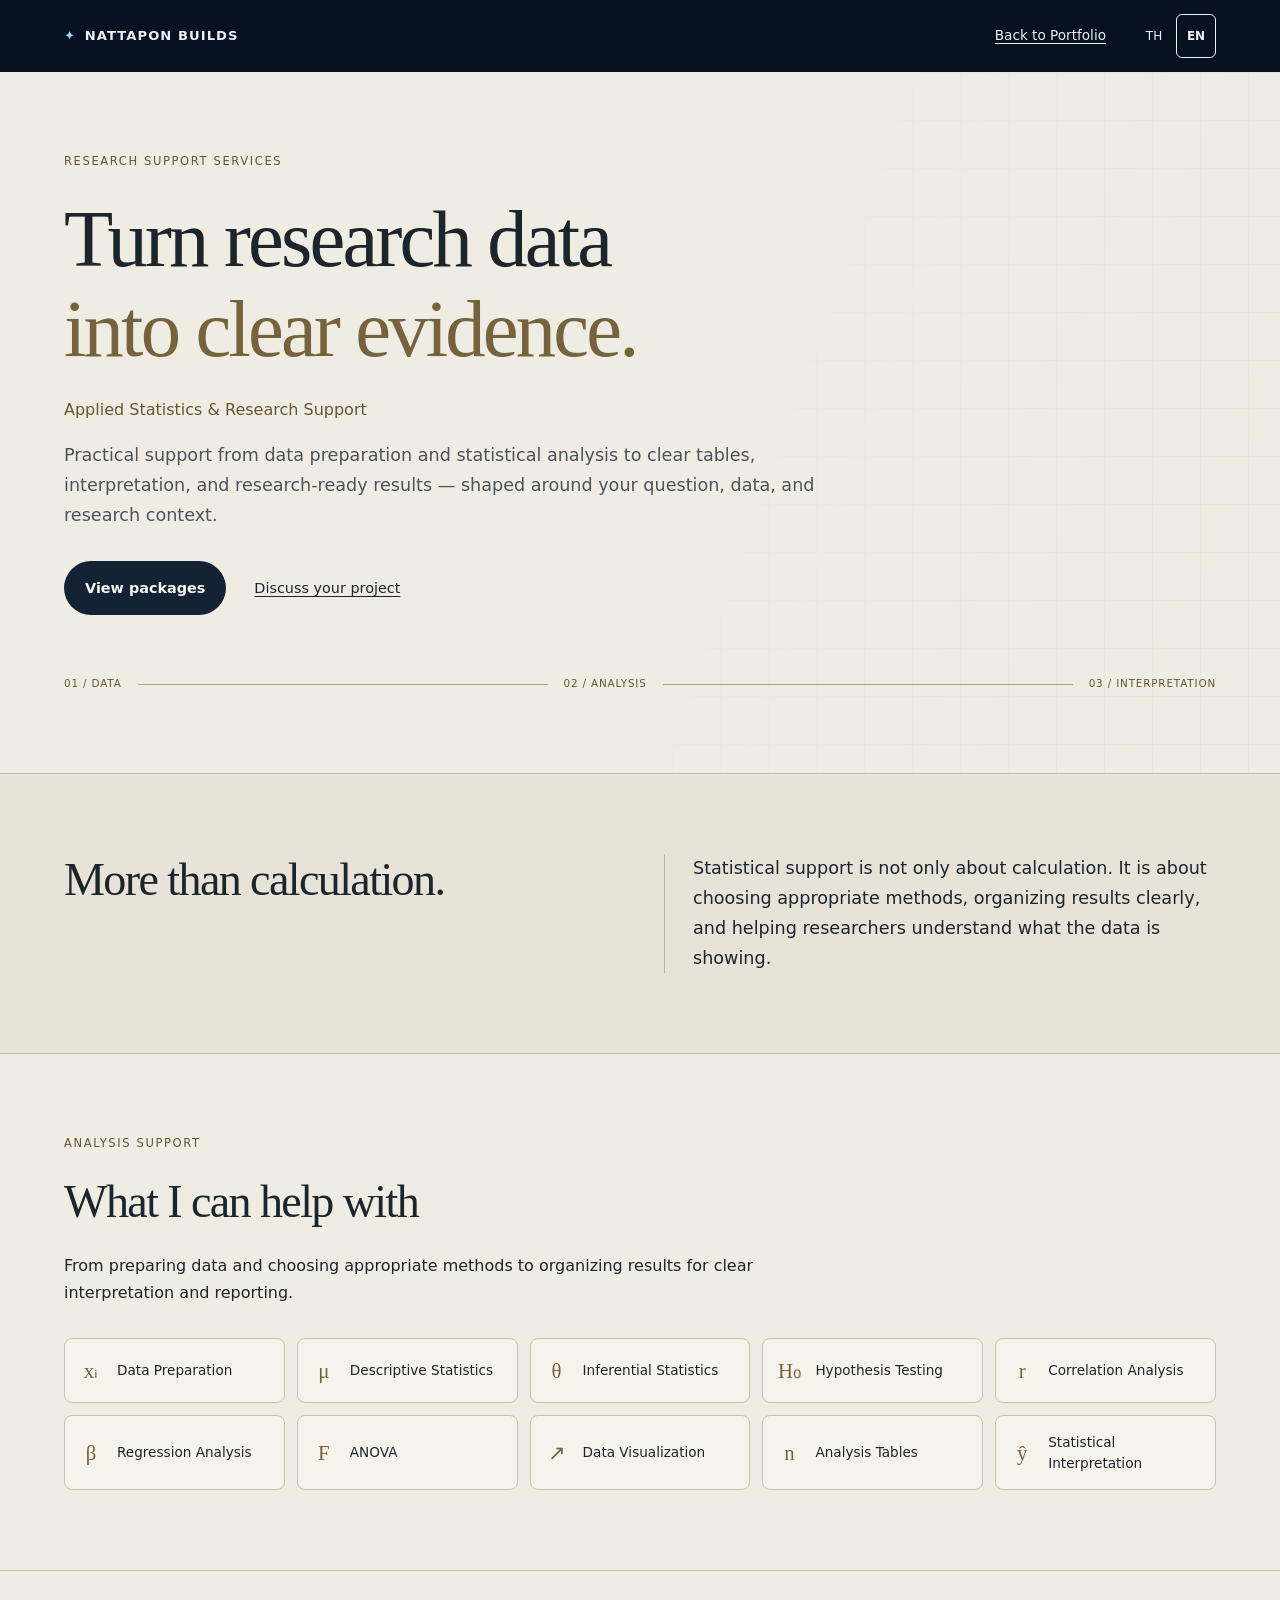
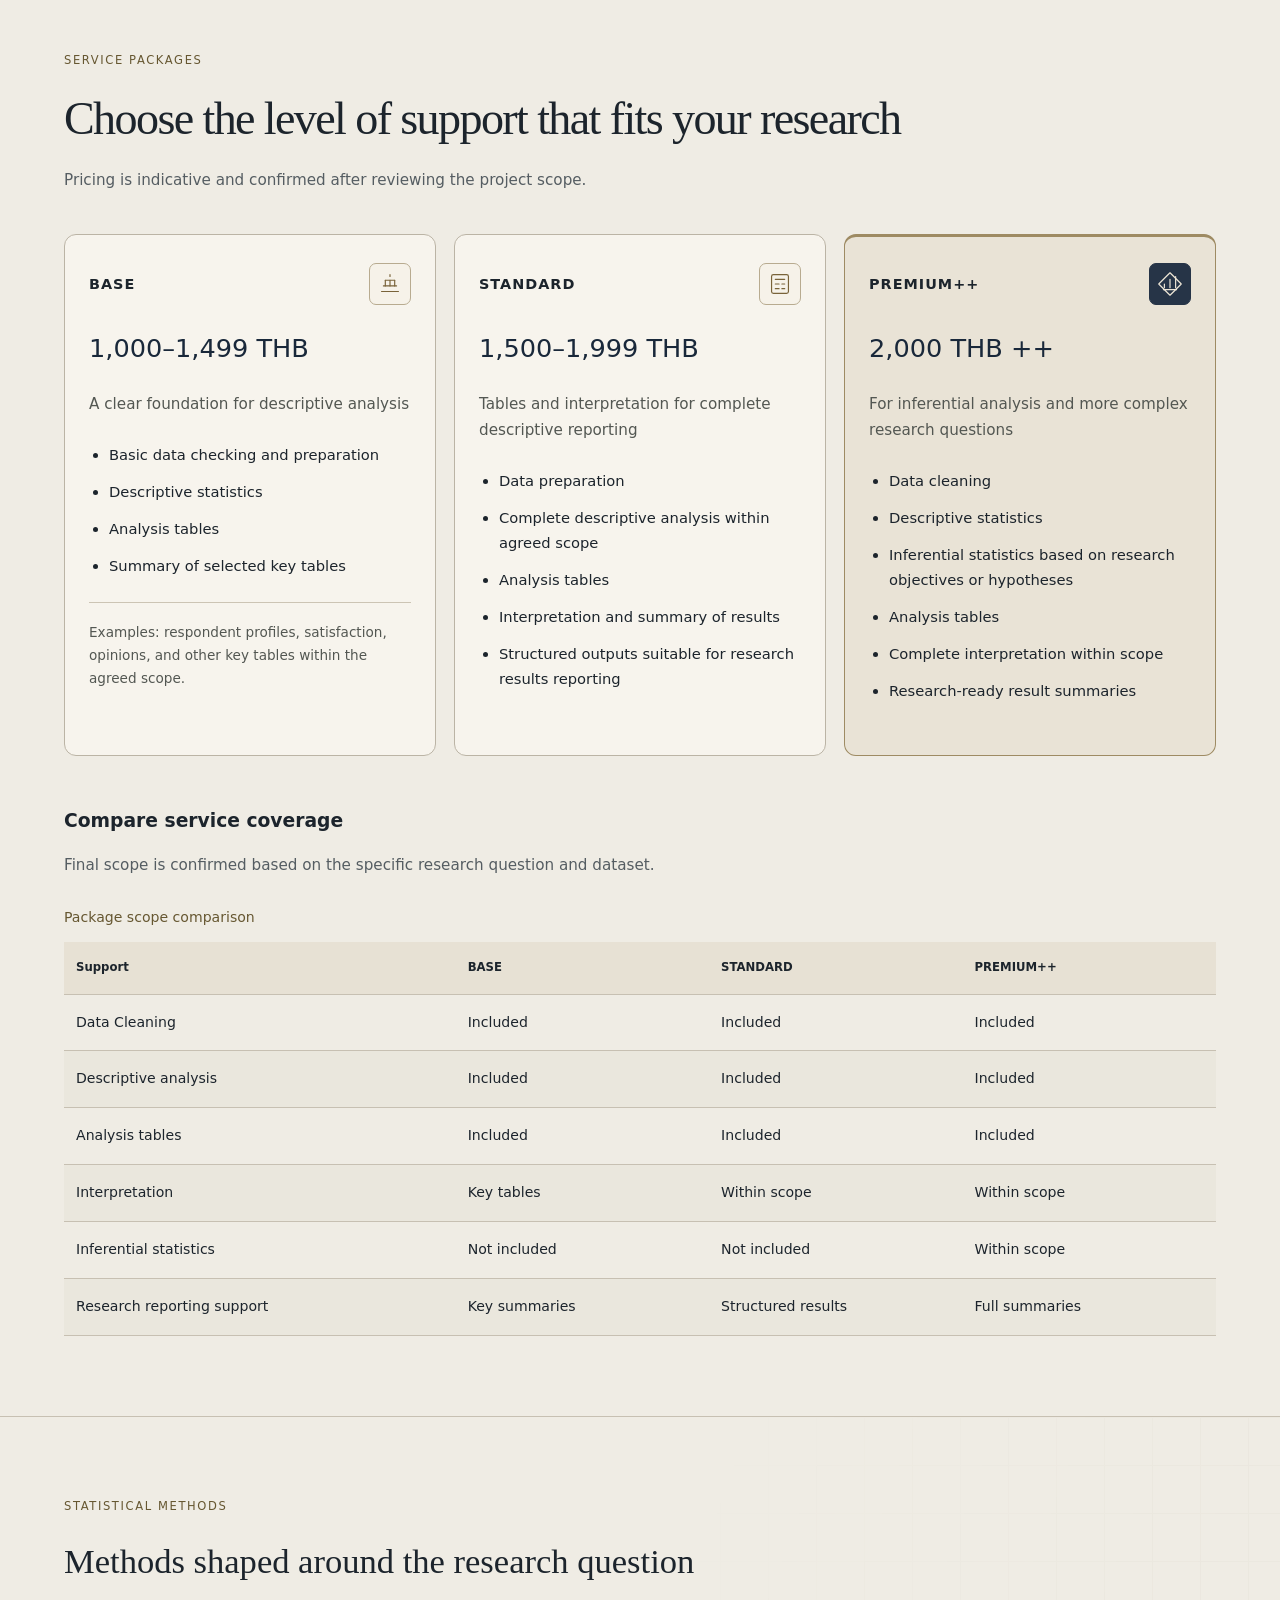
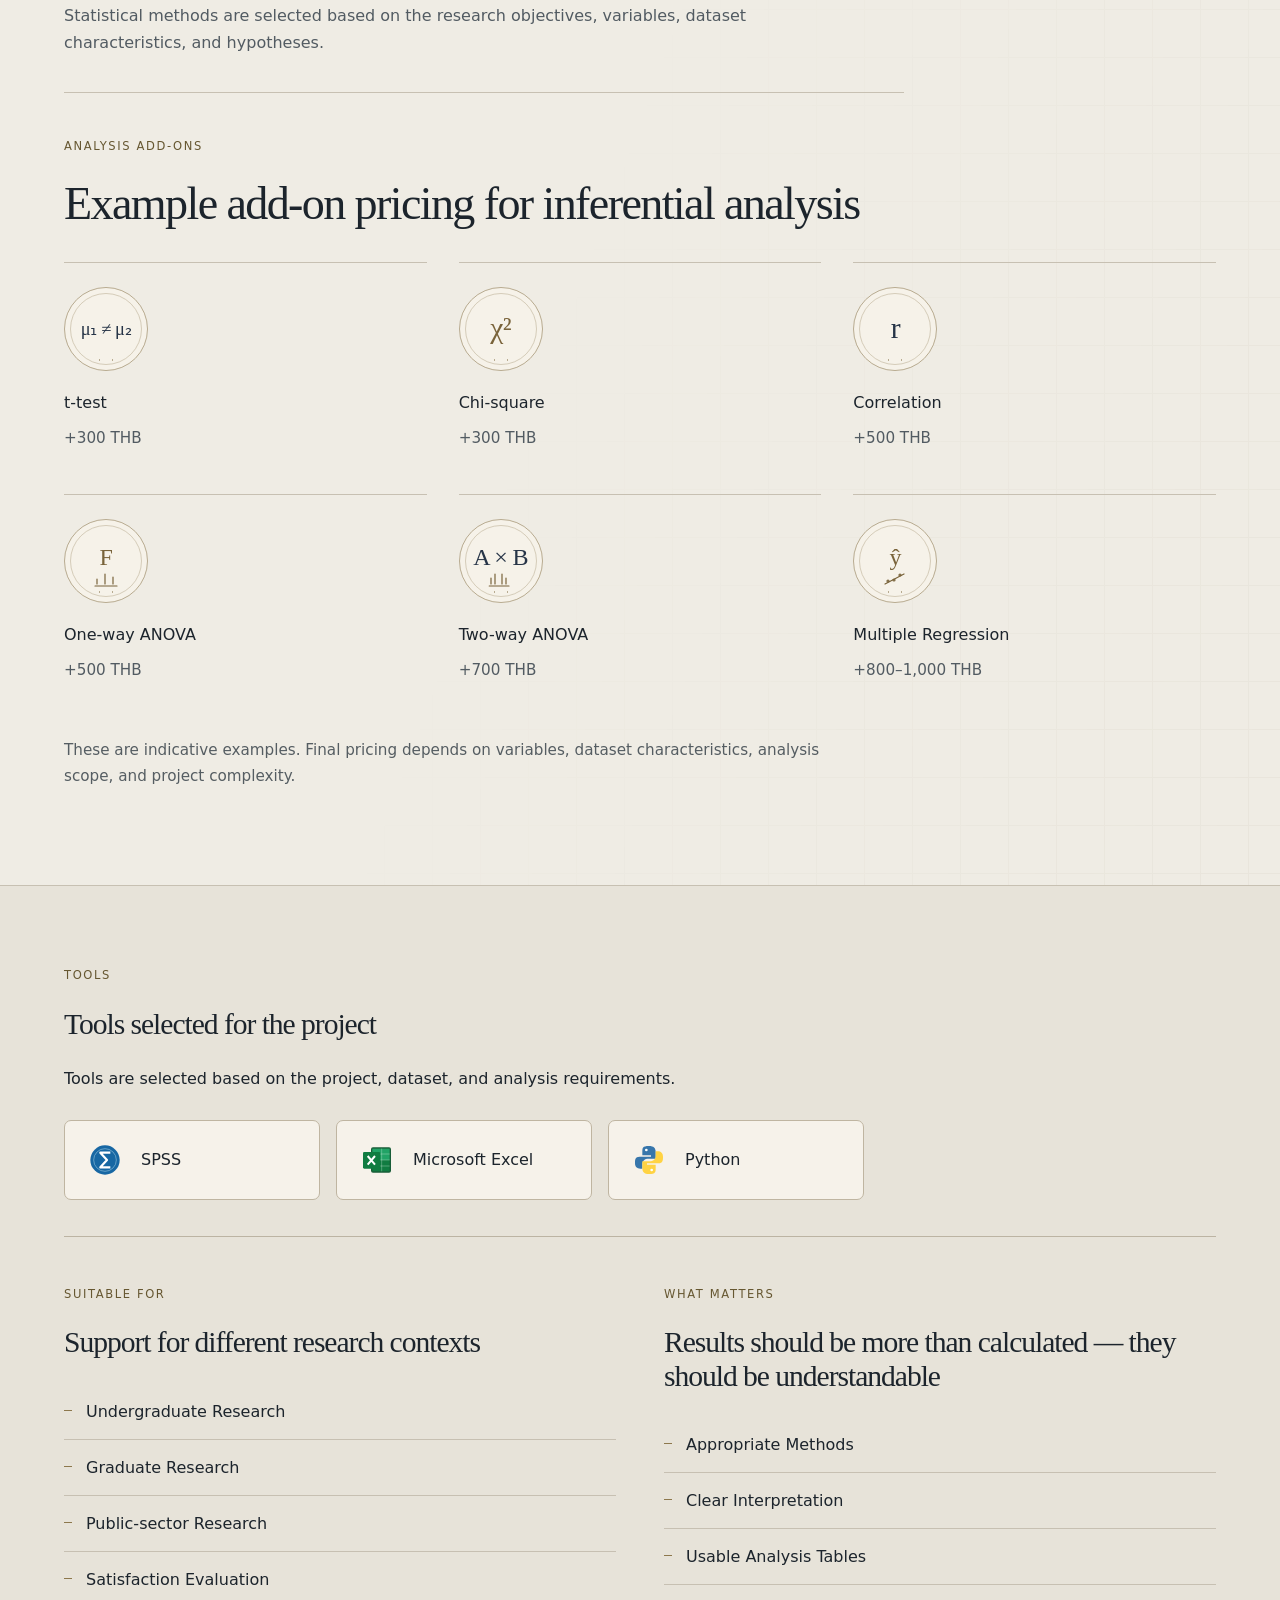
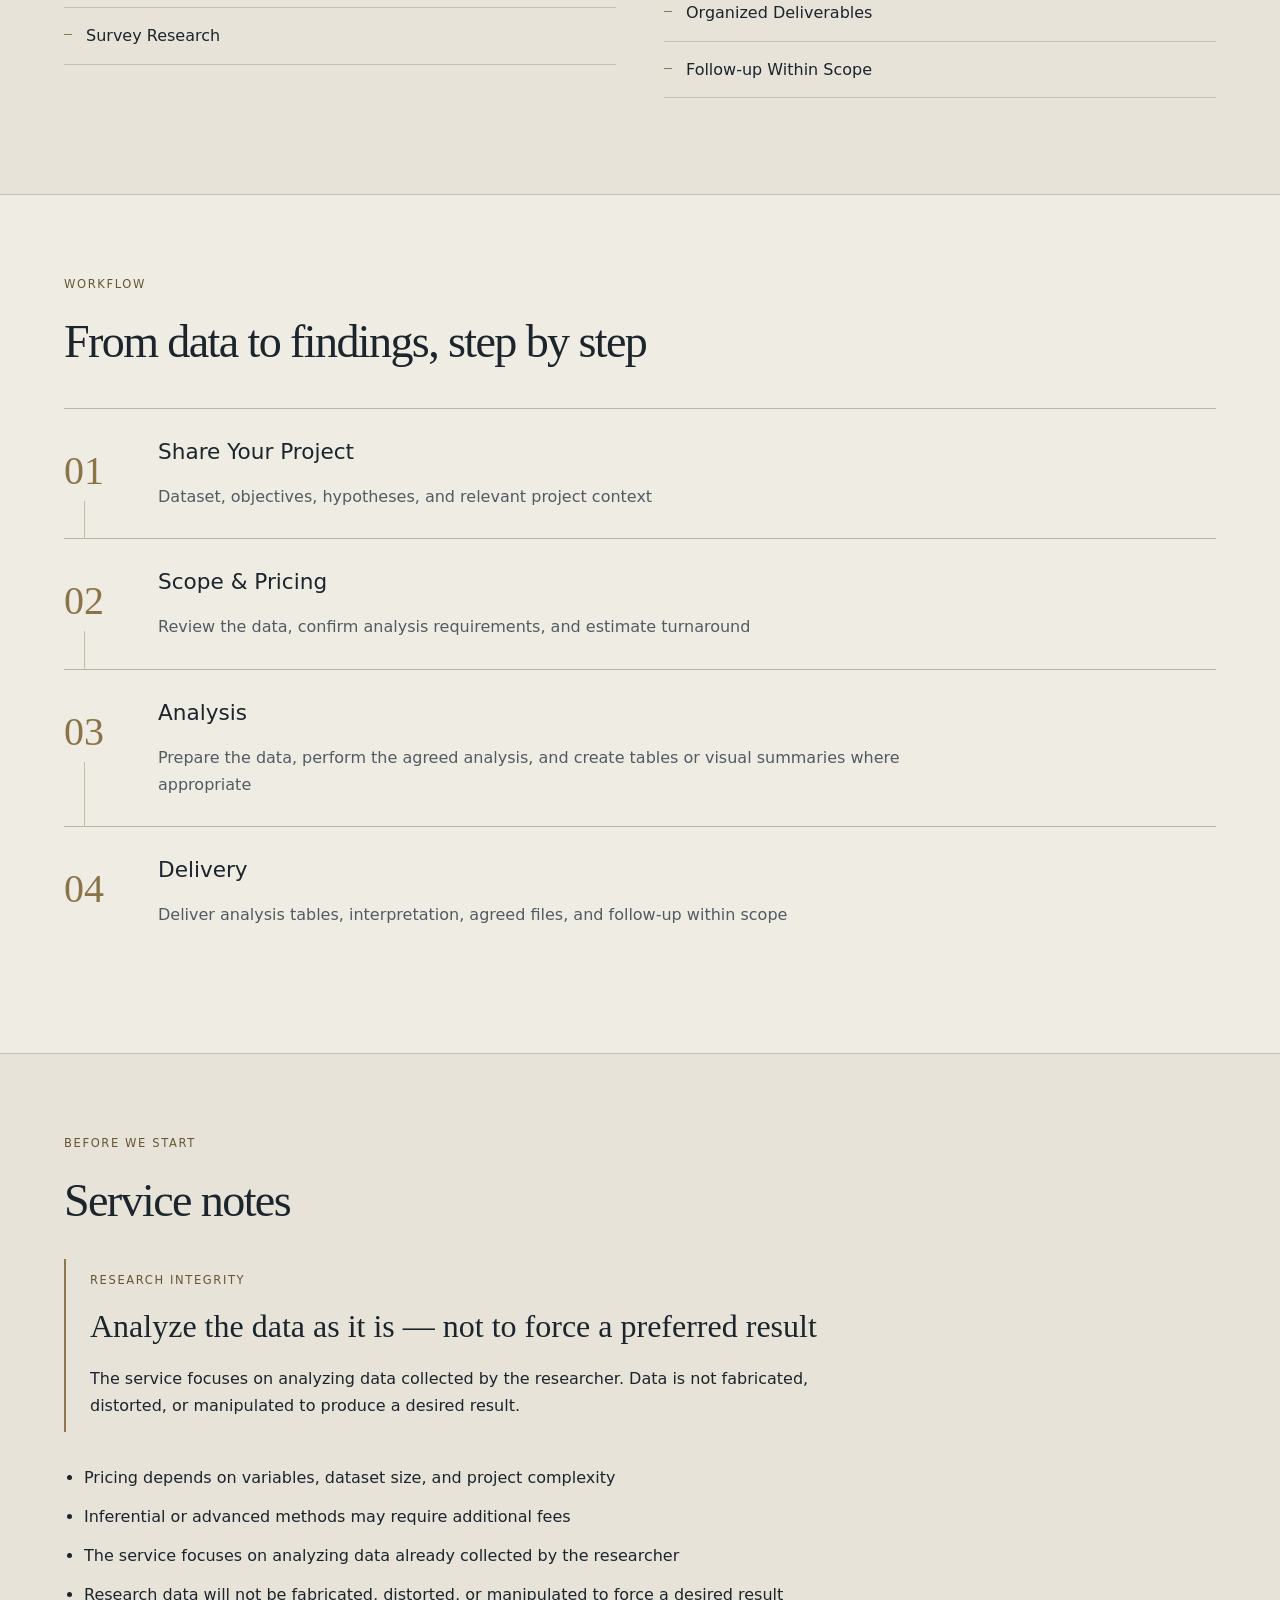
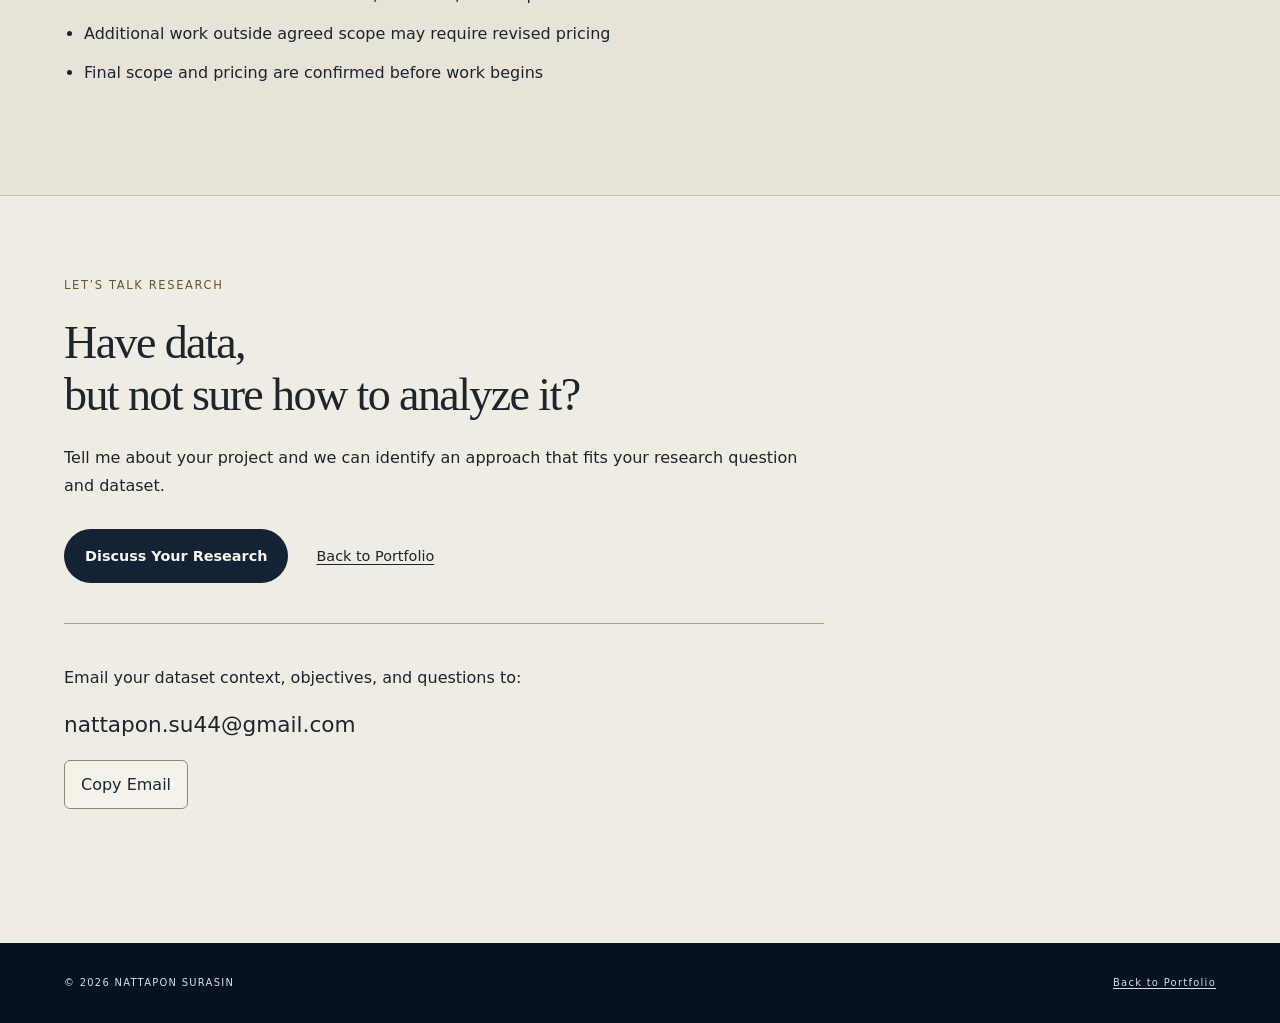
<file: research-support/index.html>
<!doctype html>
<html lang="en">
<head>
<meta charset="utf-8" />
<meta name="viewport" content="width=device-width, initial-scale=1" />
<meta name="theme-color" content="#07111f" />
<title>Applied Statistics &amp; Research Support | NATTAPON BUILDS</title>
<meta name="description" content="บริการวิเคราะห์ข้อมูลและสนับสนุนงานวิจัย ตั้งแต่เตรียมข้อมูล สถิติเชิงพรรณนาและเชิงอนุมาน ไปจนถึงตารางและการแปลผล — Applied Statistics &amp; Research Support by Nattapon Surasin." />
<link rel="canonical" href="https://nattapon-builds.pages.dev/research-support/" />
<meta property="og:type" content="website" />
<meta property="og:site_name" content="NATTAPON BUILDS" />
<meta property="og:title" content="Applied Statistics &amp; Research Support | NATTAPON BUILDS" />
<meta property="og:description" content="บริการวิเคราะห์ข้อมูลและสนับสนุนงานวิจัย เลือกวิธีให้เหมาะกับโจทย์ พร้อมตารางและคำอธิบายผลที่เข้าใจง่าย. Practical statistical support for your research." />
<meta property="og:url" content="https://nattapon-builds.pages.dev/research-support/" />
<meta property="og:locale" content="en_US" />
<meta property="og:locale:alternate" content="th_TH" />
<meta property="og:image" content="https://nattapon-builds.pages.dev/assets/og-cover.png" />
<link rel="icon" href="/assets/favicon.svg" type="image/svg+xml" />
<link rel="stylesheet" href="/style.css?v=2.6" />
<link rel="stylesheet" href="service.css?v=3" />
<script type="application/ld+json">{"@context": "https://schema.org", "@type": "Service", "@id": "https://nattapon-builds.pages.dev/research-support/#service", "name": "Applied Statistics & Research Support", "url": "https://nattapon-builds.pages.dev/research-support/", "serviceType": "Statistical analysis and research support", "provider": {"@type": "Person", "@id": "https://nattapon-builds.pages.dev/#person", "name": "Nattapon Surasin"}}</script>
</head>
<body class="service-page">
<a class="skip-link" href="#main">Skip to content</a>
<header class="service-header"><a class="brand" href="/" aria-label="Nattapon Builds home"><span class="brand-mark">✦</span>NATTAPON BUILDS</a><a class="back-link" href="/">Back to Portfolio</a>
<div class="language-switch" role="group" aria-label="Choose language"><button type="button" data-language="th" lang="th" aria-label="ภาษาไทย" aria-pressed="false">TH</button><button type="button" data-language="en" lang="en" aria-label="English" aria-pressed="true">EN</button>
</div></header>
<main id="main" tabindex="-1">
<section class="service-hero" aria-labelledby="service-title">
<p class="service-kicker">RESEARCH SUPPORT SERVICES</p>
<h1 id="service-title"><span>Turn research data</span><span>into clear evidence.</span></h1><p class="service-subtitle" lang="en"><span>Applied Statistics</span> &amp; <span>Research Support</span></p><p class="service-lead">Practical support from data preparation and statistical analysis to clear tables, interpretation, and research-ready results — shaped around your question, data, and research context.</p>
<div class="service-actions"><a class="btn service-primary" href="#packages">View packages</a><a class="text-btn" href="#contact">Discuss your project</a>
</div>
<div class="data-motif" aria-hidden="true"><span>01 / DATA</span><i></i><span>02 / ANALYSIS</span><i></i><span>03 / INTERPRETATION</span>
</div>
</section>
<section class="service-intro" aria-labelledby="intro-title">
<h2 id="intro-title">More than calculation.</h2><p>Statistical support is not only about calculation. It is about choosing appropriate methods, organizing results clearly, and helping researchers understand what the data is showing.</p>
</section>
<section class="capabilities" aria-labelledby="capabilities-title"><p class="service-kicker">ANALYSIS SUPPORT</p><h2 id="capabilities-title">What I can help with</h2><p>From preparing data and choosing appropriate methods to organizing results for clear interpretation and reporting.</p><ul class="capability-grid"><li><span class="notation" aria-hidden="true">xᵢ</span><span>Data Preparation</span></li><li><span class="notation" aria-hidden="true">μ</span><span>Descriptive Statistics</span></li><li><span class="notation" aria-hidden="true">θ</span><span>Inferential Statistics</span></li><li><span class="notation" aria-hidden="true">H₀</span><span>Hypothesis Testing</span></li><li><span class="notation" aria-hidden="true">r</span><span>Correlation Analysis</span></li><li><span class="notation" aria-hidden="true">β</span><span>Regression Analysis</span></li><li><span class="notation" aria-hidden="true">F</span><span>ANOVA</span></li><li><span class="notation" aria-hidden="true">↗</span><span>Data Visualization</span></li><li><span class="notation" aria-hidden="true">n</span><span>Analysis Tables</span></li><li><span class="notation" aria-hidden="true">ŷ</span><span>Statistical Interpretation</span></li></ul></section>
<section id="packages" aria-labelledby="packages-title"><p class="service-kicker">SERVICE PACKAGES</p>
<h2 id="packages-title">Choose the level of support that fits your research</h2><p class="section-note">Pricing is indicative and confirmed after reviewing the project scope.</p>
<div class="package-grid">
<article class="package ">
<h3 class="package-label"><span>BASE</span><span class="package-accent" aria-hidden="true"><svg viewBox="0 0 32 32" width="32" height="32" fill="none" stroke="currentColor" stroke-width="1.3" stroke-linecap="round" stroke-linejoin="round" focusable="false"><path d="M7 24h18M9 18h14M11 12h10"/><path d="M11 12v6m5-6v6m5-6v6M16 6v2"/></svg></span></h3><p class="package-price">1,000–1,499 THB</p><p>A clear foundation for descriptive analysis</p>
<ul><li>Basic data checking and preparation</li><li>Descriptive statistics</li><li>Analysis tables</li><li>Summary of selected key tables</li>
</ul><p class="package-note">Examples: respondent profiles, satisfaction, opinions, and other key tables within the agreed scope.</p>
</article>
<article class="package ">
<h3 class="package-label"><span>STANDARD</span><span class="package-accent" aria-hidden="true"><svg viewBox="0 0 32 32" width="32" height="32" fill="none" stroke="currentColor" stroke-width="1.3" stroke-linecap="round" stroke-linejoin="round" focusable="false"><rect x="7" y="6" width="18" height="20" rx="2"/><path d="M11 11h10M11 16h4m3 0h3M11 21h4m3 0h3"/></svg></span></h3><p class="package-price">1,500–1,999 THB</p><p>Tables and interpretation for complete descriptive reporting</p>
<ul><li>Data preparation</li><li>Complete descriptive analysis within agreed scope</li><li>Analysis tables</li><li>Interpretation and summary of results</li><li>Structured outputs suitable for research results reporting</li>
</ul>
</article>
<article class="package comprehensive">
<h3 class="package-label"><span>PREMIUM++</span><span class="package-accent" aria-hidden="true"><svg viewBox="0 0 32 32" width="32" height="32" fill="none" stroke="currentColor" stroke-width="1.3" stroke-linecap="round" stroke-linejoin="round" focusable="false"><path d="m16 4 12 12-12 12L4 16Z"/><path d="M10 20V16m6 4V11m6 9V8M9 22h14"/></svg></span></h3><p class="package-price">2,000 THB ++</p><p>For inferential analysis and more complex research questions</p>
<ul><li>Data cleaning</li><li>Descriptive statistics</li><li>Inferential statistics based on research objectives or hypotheses</li><li>Analysis tables</li><li>Complete interpretation within scope</li><li>Research-ready result summaries</li>
</ul>
</article>
</div>
<div class="comparison">
<h3>Compare service coverage</h3><p class="section-note">Final scope is confirmed based on the specific research question and dataset.</p>
<table><caption>Package scope comparison</caption>
<thead>
<tr><th scope="col">Support</th><th scope="col">BASE</th><th scope="col">STANDARD</th><th scope="col">PREMIUM++</th>
</tr></thead>
<tbody>
<tr><th scope="row">Data Cleaning</th><td>Included</td><td>Included</td><td>Included</td>
</tr>
<tr><th scope="row">Descriptive analysis</th><td>Included</td><td>Included</td><td>Included</td>
</tr>
<tr><th scope="row">Analysis tables</th><td>Included</td><td>Included</td><td>Included</td>
</tr>
<tr><th scope="row">Interpretation</th><td>Key tables</td><td>Within scope</td><td>Within scope</td>
</tr>
<tr><th scope="row">Inferential statistics</th><td>Not included</td><td>Not included</td><td>Within scope</td>
</tr>
<tr><th scope="row">Research reporting support</th><td>Key summaries</td><td>Structured results</td><td>Full summaries</td>
</tr></tbody>
</table>
</div>
</section>
<section id="add-ons" aria-labelledby="addons-title"><div class="methods-context" aria-labelledby="methods-context-title">
<p class="service-kicker">STATISTICAL METHODS</p>
<h3 id="methods-context-title">Methods shaped around the research question</h3>
<p>Statistical methods are selected based on the research objectives, variables, dataset characteristics, and hypotheses.</p>
</div>
<p class="service-kicker">ANALYSIS ADD-ONS</p>
<h2 id="addons-title">Example add-on pricing for inferential analysis</h2><dl class="addon-grid">
<div><dt><span class="method-notation" aria-hidden="true">μ₁ ≠ μ₂</span><span>t-test</span></dt><dd>+300 THB</dd>
</div>
<div><dt><span class="method-notation" aria-hidden="true">χ²</span><span>Chi-square</span></dt><dd>+300 THB</dd>
</div>
<div><dt><span class="method-notation" aria-hidden="true">r</span><span>Correlation</span></dt><dd>+500 THB</dd>
</div>
<div><dt><span class="method-notation has-motif" aria-hidden="true"><span class="method-glyph">F</span><svg class="method-motif" viewBox="0 0 24 18" fill="none" stroke="currentColor" stroke-width="1.2" stroke-linecap="round" focusable="false"><path d="M3 13V8m8 5V3m8 10V6M1 15h22"/></svg></span><span>One-way ANOVA</span></dt><dd>+500 THB</dd>
</div>
<div><dt><span class="method-notation has-motif" aria-hidden="true"><span class="method-glyph">A × B</span><svg class="method-motif" viewBox="0 0 24 18" fill="none" stroke="currentColor" stroke-width="1.2" stroke-linecap="round" focusable="false"><path d="M2 13V7m4 6V3m7 10V3m4 10V7M0 15h20"/></svg></span><span>Two-way ANOVA</span></dt><dd>+700 THB</dd>
</div>
<div><dt><span class="method-notation has-motif" aria-hidden="true"><span class="method-glyph">ŷ</span><svg class="method-motif" viewBox="0 0 24 18" fill="none" stroke="currentColor" stroke-width="1.2" stroke-linecap="round" focusable="false"><path d="m2 13 19-10"/><circle cx="5" cy="10" r="1"/><circle cx="11" cy="9" r="1"/><circle cx="17" cy="4" r="1"/></svg></span><span>Multiple Regression</span></dt><dd>+800–1,000 THB</dd>
</div></dl><p class="section-note">These are indicative examples. Final pricing depends on variables, dataset characteristics, analysis scope, and project complexity.</p>
</section>
<section class="service-context" aria-labelledby="tools-title">
<div>
<p class="service-kicker">TOOLS</p>
<h2 id="tools-title">Tools selected for the project</h2><p>Tools are selected based on the project, dataset, and analysis requirements.</p>
<div class="tool-list"><span><img class="tool-logo" src="/assets/tools/spss.svg" width="36" height="36" alt="" />SPSS</span><span><img class="tool-logo" src="/assets/tools/excel.svg" width="36" height="36" alt="" />Microsoft Excel</span><span><img class="tool-logo" src="/assets/tools/python.svg" width="36" height="36" alt="" />Python</span>
</div>
</div>
<div>
<p class="service-kicker">SUITABLE FOR</p>
<h2>Support for different research contexts</h2>
<ul><li>Undergraduate Research</li><li>Graduate Research</li><li>Public-sector Research</li><li>Satisfaction Evaluation</li><li>Survey Research</li>
</ul>
</div>
<div>
<p class="service-kicker">WHAT MATTERS</p>
<h2>Results should be more than calculated — they should be understandable</h2>
<ul><li>Appropriate Methods</li><li>Clear Interpretation</li><li>Usable Analysis Tables</li><li>Organized Deliverables</li><li>Follow-up Within Scope</li>
</ul>
</div>
</section>
<section id="workflow" aria-labelledby="workflow-title"><p class="service-kicker">WORKFLOW</p>
<h2 id="workflow-title">From data to findings, step by step</h2>
<ol class="service-workflow"><li><span class="step-number">01</span>
<div>
<h3>Share Your Project</h3><p>Dataset, objectives, hypotheses, and relevant project context</p>
</div></li><li><span class="step-number">02</span>
<div>
<h3>Scope &amp; Pricing</h3><p>Review the data, confirm analysis requirements, and estimate turnaround</p>
</div></li><li><span class="step-number">03</span>
<div>
<h3>Analysis</h3><p>Prepare the data, perform the agreed analysis, and create tables or visual summaries where appropriate</p>
</div></li><li><span class="step-number">04</span>
<div>
<h3>Delivery</h3><p>Deliver analysis tables, interpretation, agreed files, and follow-up within scope</p>
</div></li>
</ol>
</section>
<section class="service-notes" aria-labelledby="notes-title">
<p class="service-kicker">BEFORE WE START</p>
<h2 id="notes-title">Service notes</h2>
<aside class="integrity-note" aria-labelledby="integrity-title"><p class="service-kicker">RESEARCH INTEGRITY</p><h3 id="integrity-title">Analyze the data as it is — not to force a preferred result</h3><p>The service focuses on analyzing data collected by the researcher. Data is not fabricated, distorted, or manipulated to produce a desired result.</p></aside>
<ul><li>Pricing depends on variables, dataset size, and project complexity</li><li>Inferential or advanced methods may require additional fees</li><li>The service focuses on analyzing data already collected by the researcher</li><li>Research data will not be fabricated, distorted, or manipulated to force a desired result</li><li>Additional work outside agreed scope may require revised pricing</li><li>Final scope and pricing are confirmed before work begins</li>
</ul>
</section>
<section id="contact" class="service-contact" aria-labelledby="contact-title"><p class="service-kicker">LET’S TALK RESEARCH</p>
<h2 id="contact-title"><span>Have data,</span><span>but not sure how to analyze it?</span></h2><p>Tell me about your project and we can identify an approach that fits your research question and dataset.</p>
<div class="service-actions"><a class="btn service-primary" href="#email-contact">Discuss Your Research</a><a class="text-btn" href="/">Back to Portfolio</a>
</div>
<div id="email-contact" class="email-contact" tabindex="-1"><p>Email your dataset context, objectives, and questions to:</p><p><span id="contact-email">nattapon.su44@gmail.com</span></p><button id="copy-email" type="button">Copy Email</button><span id="copy-success" hidden>Copied</span><span id="copy-fallback" hidden>Select and copy the email address above.</span><p id="copy-status" role="status" aria-live="polite"></p>
</div>
</section></main>
<footer class="service-footer"><span>© 2026 NATTAPON SURASIN</span><a href="/">Back to Portfolio</a></footer>
<script type="module" src="service.js"></script></body></html>
</file>
<file: style.css>
@import url("https://fonts.googleapis.com/css2?family=Anuphan:wght@400;500;600&display=swap");

/* NATTAPON BUILDS — native scrolling, distinct worlds, restrained motion. */
:root {
  --bg: #07111f;
  --ink: #eef5ff;
  --muted: #9cb0c8;
  --active-accent: #9ad7ff;
  --focus-color: #badeff;
  --sans: Inter, ui-sans-serif, system-ui, -apple-system, BlinkMacSystemFont, "Segoe UI", sans-serif;
}
* { box-sizing: border-box; }
html { scroll-behavior: smooth; scroll-padding-top: 84px; }
body { position: relative; margin: 0; background: #05080e; color: var(--ink); font-family: var(--sans); overflow-x: hidden; }
main { position: relative; }
a { color: inherit; text-decoration: none; text-underline-offset: .22em; }
button, summary { font: inherit; }
button, a, summary { -webkit-tap-highlight-color: transparent; }
a:focus-visible, button:focus-visible, summary:focus-visible { outline: 2px solid var(--focus-color); outline-offset: 5px; }
main:focus, section:focus { outline: none; }
::selection { background: #c5e3f7; color: #07111f; }
.full-bleed { position: relative; min-height: 100svh; width: 100%; overflow: hidden; }
[data-scene] { --scene-offset: 0; --chapter-light: 0; --chapter-from: #07111f; --label-color: #a6bdd6; isolation: isolate; }
[data-scene]::after {
  content: ""; position: absolute; inset: 0 0 auto; height: 90px; z-index: 3; pointer-events: none;
  background: linear-gradient(to bottom, var(--chapter-from), transparent);
  opacity: calc(.08 + var(--chapter-light) * .1);
}
.hero::after { display: none; }
.skip-link { position: fixed; left: 20px; top: 12px; z-index: 1000; padding: 14px 18px; background: #eaf5ff; color: #07111f; border-radius: 6px; transform: translateY(-150%); }
.skip-link:focus { transform: none; }

/* Global orientation stays small and predictable. */
.page-progress { position: fixed; inset: 0 0 auto; height: 3px; z-index: 999; background: rgba(255,255,255,.05); pointer-events: none; }
.page-progress span { display: block; height: 100%; width: 100%; transform: scaleX(0); transform-origin: left; background: linear-gradient(90deg,#7dd3fc,var(--active-accent),#fde68a); }
.site-header {
  position: fixed; inset: 0 0 auto; z-index: 100; display: grid; grid-template-columns: 1fr auto 1fr; gap: 20px;
  align-items: center; padding: 16px 4vw; color: #dce9f8;
  background: rgba(4,8,14,.93);
  border-bottom: 1px solid transparent; transition: background .4s ease, border-color .4s ease;
}
body.js-ready:not(.scrolled) .site-header { background: linear-gradient(180deg,rgba(4,8,14,.88),rgba(4,8,14,.08)); }
body.scrolled .site-header { background: rgba(4,8,14,.93); border-bottom-color: rgba(255,255,255,.08); }
.brand { display: inline-flex; align-items: center; min-height: 44px; justify-self: start; font-weight: 800; letter-spacing: .08em; font-size: .82rem; white-space: nowrap; }
.brand-mark { margin-right: .55rem; color: var(--active-accent); transition: color .45s ease; }
.nav { display: flex; gap: 2rem; font-size: .85rem; color: #bdccde; }
.nav a, .resume-link { display: inline-flex; align-items: center; min-height: 44px; transition: color .2s ease; }
.nav a[aria-current], .nav a:hover, .resume-link:hover { color: #fff; }
.nav a[aria-current] { text-decoration: underline; text-decoration-color: var(--active-accent); }
.resume-link { justify-self: end; font-size: .84rem; text-decoration: underline; text-decoration-color: rgba(255,255,255,.4); white-space: nowrap; }
.mobile-nav { display: none; }
.scene-rail {
  position: fixed; right: 17px; top: 50%; transform: translateY(-50%); z-index: 90;
  display: grid; gap: 1px; padding: 9px 3px; border-radius: 999px;
  background: rgba(5,8,14,.72); border: 1px solid rgba(255,255,255,.12);
}
.scene-rail:empty { display: none; }
.scene-rail a { position: relative; width: 26px; height: 26px; border-radius: 50%; }
.scene-rail a::after { content: ""; position: absolute; width: 6px; height: 6px; left: 10px; top: 10px; border-radius: 50%; background: #8997a7; transition: transform .25s ease, background .25s ease; }
.scene-rail a::before {
  content: attr(aria-label); position: absolute; right: 35px; top: 50%; transform: translateY(-50%) translateX(5px);
  white-space: nowrap; font-size: .62rem; letter-spacing: .12em; text-transform: uppercase; color: #eaf3ff;
  background: #08111e; border: 1px solid rgba(255,255,255,.16); padding: 9px 11px; border-radius: 5px;
  opacity: 0; pointer-events: none; transition: opacity .2s ease, transform .2s ease;
}
.scene-rail a:hover::before, .scene-rail a:focus-visible::before { opacity: 1; transform: translateY(-50%); }
.scene-rail a[aria-current="location"]::after { transform: scale(1.5); background: var(--active-accent); }
.now-viewing { position: fixed; right: 53px; bottom: 24px; z-index: 89; text-align: right; display: grid; gap: 4px; pointer-events: none; padding: 7px 9px; border-radius: 4px; background: rgba(5,8,14,.82); opacity: 0; transition: opacity .3s ease; }
body.js-ready .now-viewing { opacity: 1; }
.now-viewing span { font-size: .55rem; letter-spacing: .17em; color: #a0b2c6; }
.now-viewing strong { font-size: .68rem; letter-spacing: .14em; color: #e9f2fc; }
body.light-scene .now-viewing { background: rgba(249,246,234,.9); }
body.light-scene .now-viewing span { color: #525a60; }
body.light-scene .now-viewing strong { color: #243448; }
body[data-active-scene="closing"] .now-viewing { opacity: 0; }
.pointer-aura {
  position: fixed; left: -180px; top: -180px; width: 360px; height: 360px; border-radius: 50%; pointer-events: none; z-index: 75;
  background: radial-gradient(circle,color-mix(in srgb,var(--active-accent) 13%,transparent),transparent 67%);
  opacity: 0; mix-blend-mode: screen; transition: opacity .35s ease;
}
body.pointer-present .pointer-aura { opacity: .65; }

/* Text and controls share one rhythm. Content is visible without JavaScript. */
.eyebrow, .section-kicker, .project-label, .paper-type { font-size: .72rem; line-height: 1.6; letter-spacing: .21em; text-transform: uppercase; color: var(--label-color); }
.is-active .section-kicker, .is-active .project-label, .is-active .eyebrow { color: var(--label-active,var(--active-accent)); }
.reveal { --reveal-y: 0px; opacity: 1; transform: translate3d(0,var(--reveal-y),0); }
.motion-ready .reveal { --reveal-y: 26px; opacity: 0; filter: blur(3px); transition: opacity .75s ease, transform .85s cubic-bezier(.2,.8,.2,1), filter .7s ease; }
.motion-ready .reveal.in, .motion-ready .reveal:focus-within { --reveal-y: 0px; opacity: 1; filter: none; }
.motion-ready .delay-1 { transition-delay: .12s; }
.motion-ready .delay-2 { transition-delay: .24s; }
.hero-actions, .project-actions { display: flex; flex-wrap: wrap; gap: 14px; align-items: center; margin-top: 32px; }
.btn { position: relative; display: inline-flex; align-items: center; justify-content: center; min-height: 48px; border-radius: 999px; padding: 14px 20px; font-weight: 700; font-size: .9rem; border: 1px solid transparent; }
.btn, .text-btn, .fun-project a, .closing-actions a { transition: translate .18s ease-out, background .22s ease, border-color .22s ease, box-shadow .22s ease; }
.btn.primary, .btn.light { background: #eaf5ff; color: #07111f; }
.btn.ghost { border-color: rgba(255,255,255,.35); }
.btn.dark { background: #24180c; color: #fff; }
.btn::after { content: ""; position: absolute; inset: -4px; border-radius: inherit; border: 1px solid currentColor; opacity: 0; transition: opacity .22s ease; pointer-events: none; }
.text-btn { display: inline-flex; align-items: center; min-height: 44px; padding: 7px 0; text-decoration: underline; font-size: .9rem; }
.section-title { position: relative; z-index: 4; min-width: 0; }
.section-title h2 { font-size: clamp(3.6rem,8vw,9rem); letter-spacing: -.06em; line-height: .95; margin: .14em 0; }
.section-title > p:last-child { max-width: 650px; color: #a9bbce; font-size: 1.08rem; line-height: 1.65; }

/* Intro: oversized type with clear space below the actions. */
.hero { --hero-x: 0px; --hero-y: 0px; display: flex; align-items: flex-end; min-height: max(100svh,700px); padding: max(130px,14svh) 5vw 170px; background: radial-gradient(circle at 75% 35%,#123b66 0,#0b203b 25%,#081423 48%,#05080e 76%); }
.hero-grid { position: absolute; inset: -64px; background-image: linear-gradient(rgba(255,255,255,.035) 1px,transparent 1px),linear-gradient(90deg,rgba(255,255,255,.035) 1px,transparent 1px); background-size: 64px 64px; mask-image: linear-gradient(to bottom,black,transparent 85%); animation: gridDrift 24s linear infinite; }
.hero-orb { position: absolute; border-radius: 999px; filter: blur(50px); opacity: .28; translate: var(--hero-x) var(--hero-y); }
.hero-orb-a { width: 35vw; height: 35vw; background: #2563eb; right: -8vw; top: 12vh; }
.hero-orb-b { width: 24vw; height: 24vw; background: #7c3aed; left: 25vw; bottom: -9vw; }
.hero-copy { position: relative; z-index: 4; width: 100%; max-width: 1120px; }
.hero h1 { font-size: clamp(4rem,9vw,9.5rem); line-height: .94; margin: .2em 0 .22em; letter-spacing: -.065em; font-weight: 700; }
.hero h1 > * { display: block; transition: opacity .8s ease, transform .9s cubic-bezier(.2,.8,.2,1), filter .8s ease; transition-delay: .08s; }
.hero h1 em { font-weight: 400; color: #a6d9ff; transition-delay: .2s; }
.motion-ready .hero-copy:not(.in) h1 > * { opacity: 0; transform: translateY(16px); filter: blur(3px); }
.hero-lead { max-width: 735px; color: #b9c7d9; font-size: clamp(1rem,1.5vw,1.2rem); line-height: 1.75; }
.hero-meta { position: absolute; right: 5vw; bottom: 170px; z-index: 4; display: grid; grid-template-columns: auto auto; gap: 10px 20px; align-items: end; text-align: right; }
.hero-meta span { font-size: .63rem; letter-spacing: .14em; color: #9cacc0; }
.hero-meta strong { font-size: 1.05rem; }
.hero-marquee { position: absolute; inset: auto 0 0; height: 34px; border-top: 1px solid rgba(255,255,255,.08); overflow: hidden; background: rgba(3,7,13,.26); z-index: 4; }
.hero-marquee div { width: max-content; height: 100%; display: flex; align-items: center; gap: 6vw; animation: marquee 36s linear infinite; font-size: .58rem; letter-spacing: .2em; color: #8aa1bb; }
.hero-marquee span { white-space: nowrap; }
.scroll-hint { position: absolute; left: 5vw; bottom: 64px; z-index: 4; min-height: 44px; display: flex; gap: 14px; align-items: center; color: #a1b2c5; font-size: .62rem; letter-spacing: .18em; }
.scroll-hint i { display: block; width: 64px; height: 1px; background: currentColor; transition: width .25s ease; }
@keyframes gridDrift { to { transform: translate3d(64px,64px,0); } }
@keyframes marquee { to { transform: translateX(-33.333%); } }

/* Philosophy retains the warm editorial pause. */
.philosophy { --chapter-from: #05080e; --label-color: #5b526f; --label-active: #5b526f; --focus-color: #4a4267; display: grid; grid-template-columns: minmax(0,1.35fr) minmax(0,.65fr); gap: 7vw; align-items: center; padding: 12vh 6vw; background: #f2f0e8; color: #151515; }
.quote-wrap, .how-built { position: relative; z-index: 4; min-width: 0; }
.quote-mark { font-size: 6rem; margin: 0; color: #a79b80; line-height: .5; }
.quote-wrap blockquote { font-family: Georgia,serif; font-size: clamp(2.4rem,5.5vw,6.5rem); line-height: 1.06; letter-spacing: -.045em; margin: 30px 0; }
.quote-wrap em { font-weight: 400; color: #626e9d; }
.quote-by { letter-spacing: .17em; font-size: .72rem; line-height: 1.6; }
.how-built { max-width: 520px; }
.how-built p:nth-of-type(2) { font-size: 1.2rem; line-height: 1.75; color: #414141; }
.workflow-note { font-size: .91rem; line-height: 1.8; color: #59554d; }
.build-flow { display: flex; flex-wrap: wrap; gap: 9px; align-items: center; margin-top: 28px; font-size: .72rem; text-transform: uppercase; letter-spacing: .06em; }
.build-flow span { border: 1px solid #c0b8a8; border-radius: 999px; padding: 9px 11px; }
.build-flow b { color: #777063; }
.projects-intro { --chapter-from: #f2f0e8; min-height: 55svh; display: flex; align-items: end; padding: 9vh 5vw; background: #07111f; }

/* Big Projects keep their immersive two-column compositions. */
.project { display: grid; grid-template-columns: repeat(2,minmax(0,1fr)); gap: 4vw; align-items: center; padding: max(110px,12vh) 5vw; }
.project-index { position: absolute; left: 5vw; top: 7vh; z-index: 4; font-size: 1.05rem; font-weight: 800; letter-spacing: .12em; opacity: .72; }
.project-copy { position: relative; z-index: 4; max-width: 680px; min-width: 0; }
.project h3 { font-size: clamp(3rem,6.3vw,7.5rem); line-height: .95; letter-spacing: -.065em; margin: .14em 0; }
.project-subtitle { font-size: clamp(1.25rem,1.85vw,1.85rem); font-weight: 600; line-height: 1.3; margin: .6rem 0; }
.project-description { font-size: 1.01rem; line-height: 1.8; max-width: 630px; color: inherit; opacity: .9; }
.tags { display: flex; flex-wrap: wrap; gap: 8px; margin-top: 25px; }
.tags span { border: 1px solid currentColor; border-radius: 999px; padding: 7px 10px; font-size: .72rem; opacity: .82; }
.project-visual { --tilt-x: -5deg; --tilt-y: 2deg; position: relative; z-index: 4; justify-self: end; width: 100%; min-width: 0; max-width: 780px; transform: translate3d(0,var(--reveal-y,0px),0) perspective(1300px) rotateY(var(--tilt-x)) rotateX(var(--tilt-y)); box-shadow: 0 45px 100px rgba(0,0,0,.3); }
.motion-ready .project-visual { transition: opacity .75s ease, filter .7s ease, transform .3s ease-out; }
.ambient-note { position: absolute; right: 5vw; top: 7vh; z-index: 4; font-size: .62rem; letter-spacing: .18em; opacity: .65; }
.fx-canvas { position: absolute; inset: 0; width: 100%; height: 100%; z-index: 2; pointer-events: none; }

/* SKYCAST: rain, drifting storm banks, and a clear forecast preview. */
.project-skycast { --chapter-from: #07111f; background: linear-gradient(120deg,#08101c,#0b1b31 48%,#102642); color: #ecf6ff; }
.project-skycast::before { content: ""; position: absolute; inset: 0; background: radial-gradient(circle at 75% 35%,rgba(135,206,250,.16),transparent 35%),linear-gradient(transparent,rgba(0,0,0,.24)); z-index: 0; pointer-events: none; }
.lightning { position: absolute; inset: 0; opacity: 0; z-index: 1; pointer-events: none; }
.cloud-layer { position: absolute; z-index: 1; pointer-events: none; width: 68vw; height: 30vw; min-width: 700px; min-height: 300px; filter: blur(22px); opacity: .3; background: radial-gradient(ellipse at 35% 55%,rgba(165,193,220,.32),transparent 42%),radial-gradient(ellipse at 60% 50%,rgba(92,117,149,.4),transparent 45%),radial-gradient(ellipse at 78% 58%,rgba(50,72,99,.42),transparent 36%); }
.cloud-a { top: -7%; left: -18%; animation: cloudDriftA 32s ease-in-out infinite alternate; }
.cloud-b { right: -25%; bottom: -2%; opacity: .18; transform: scale(.85); animation: cloudDriftB 38s ease-in-out infinite alternate; }
.sky-ui { background: #081323; border: 1px solid rgba(255,255,255,.16); border-radius: 28px; padding: 18px; }
.browser-bar { display: flex; gap: 7px; align-items: center; color: #a9bdd4; font-size: .72rem; }
.browser-bar span { width: 9px; height: 9px; border-radius: 50%; background: #657a94; }
.browser-bar b { margin-left: auto; margin-right: auto; letter-spacing: .12em; }
.sky-panel { padding: 34px 20px; }
.sky-main { display: grid; grid-template-columns: minmax(0,1fr) auto; gap: 6px 10px; }
.sky-main small, .sky-main span { color: #a7bdd5; }
.sky-main span { font-size: .9rem; line-height: 1.5; }
.sky-main strong { grid-row: 1 / 3; grid-column: 2; font-size: clamp(3rem,5.5vw,5rem); line-height: 1; }
.sky-chip { display: inline-block; margin: 26px 0 18px; padding: 12px 16px; border-radius: 16px; background: #102b4c; color: #cbe9ff; }
.sky-days { display: grid; grid-template-columns: repeat(4,minmax(0,1fr)); gap: 10px; }
.sky-days div { padding: 14px 10px; border-radius: 16px; background: rgba(255,255,255,.05); display: grid; gap: 9px; }
.sky-days span { font-size: .65rem; color: #acc0d6; }
.sky-days b { font-size: 1.3rem; }
@keyframes cloudDriftA { to { translate: 18vw 2vh; scale: 1.05; } }
@keyframes cloudDriftB { to { translate: -18vw -3vh; scale: 1.03; } }

/* POCKETFLOW: familiar gold and warm green, with restrained depth. */
.project-pocketflow { --chapter-from: #102642; --label-color: #4f3716; --label-active: #4f3716; --focus-color: #352312; background: radial-gradient(circle at 75% 20%,#fff7d6 0,#f3d67c 22%,#b48835 64%,#6b4b1f 100%); color: #24180c; }
.project-pocketflow::before { content: ""; position: absolute; inset: 0; background: linear-gradient(110deg,rgba(255,255,255,.5),transparent 44%,rgba(255,255,255,.07)); z-index: 0; pointer-events: none; }
.finance-ui { background: #fdfbf5; color: #17231c; border-radius: 30px; padding: 28px; box-shadow: 0 45px 100px rgba(55,37,10,.25); }
.finance-top { display: flex; flex-wrap: wrap; justify-content: space-between; gap: 8px; font-size: .68rem; letter-spacing: .1em; }
.finance-balance { padding: 32px 0 20px; }
.finance-balance small { display: block; color: #536256; }
.finance-balance strong { font-size: clamp(2.8rem,4.4vw,3.8rem); }
.finance-grid { display: grid; grid-template-columns: repeat(2,minmax(0,1fr)); gap: 12px; }
.finance-grid div { background: #eef2ec; padding: 18px; border-radius: 18px; }
.finance-grid small { display: block; color: #536256; }
.finance-grid b { font-size: 1.5rem; }
.bars { height: 170px; display: flex; gap: 12px; align-items: flex-end; padding-top: 30px; }
.bars i { display: block; flex: 1; height: var(--h); border-radius: 10px 10px 3px 3px; background: linear-gradient(#7fb997,#326f50); }
.money-stream { position: absolute; inset: 0; z-index: 1; pointer-events: none; overflow: hidden; }
.money-stream span { position: absolute; font-size: clamp(1rem,2.2vw,2.3rem); font-weight: 800; color: rgba(66,45,11,.12); letter-spacing: -.04em; animation: moneyFloat 19s linear infinite; }
.money-stream span:nth-child(1) { left: 7%; top: 20%; animation-duration: 23s; }
.money-stream span:nth-child(2) { left: 32%; top: 72%; animation-delay: -4s; }
.money-stream span:nth-child(3) { left: 58%; top: 15%; animation-delay: -7s; animation-duration: 17s; }
.money-stream span:nth-child(4) { left: 78%; top: 66%; animation-delay: -2s; animation-duration: 21s; }
.money-stream span:nth-child(5) { left: 90%; top: 34%; animation-delay: -9s; }
@keyframes moneyFloat { 0% { translate: 0 9vh; opacity: 0; } 18%,82% { opacity: 1; } 100% { translate: 0 -18vh; opacity: 0; } }

/* LocalGov: ordered signals and clear data. */
.project-localgov { --chapter-from: #b48835; background: linear-gradient(120deg,#051f2a,#0b3440 55%,#0e4750); color: #eaffff; }
.gov-grid-bg { position: absolute; inset: 0; background-image: linear-gradient(rgba(150,255,240,.045) 1px,transparent 1px),linear-gradient(90deg,rgba(150,255,240,.045) 1px,transparent 1px); background-size: 42px 42px; mask-image: linear-gradient(to right,black,transparent 75%); pointer-events: none; }
.gov-ui { background: #f4fbfb; color: #082b31; border-radius: 26px; padding: 28px; }
.gov-head { display: flex; flex-wrap: wrap; gap: 10px; justify-content: space-between; align-items: center; font-weight: 800; }
.gov-head b { font-size: .64rem; border: 1px solid #7ab1b5; padding: 6px 8px; border-radius: 999px; white-space: nowrap; }
.gov-stats { display: grid; grid-template-columns: repeat(3,minmax(0,1fr)); gap: 10px; margin: 30px 0; }
.gov-stats div { background: #e2f0f0; padding: 16px 12px; border-radius: 16px; }
.gov-stats small { display: block; color: #46686d; font-size: .7rem; line-height: 1.6; }
.gov-stats strong { font-size: 2rem; }
.gov-ui svg { display: block; width: 100%; height: auto; color: #1686a0; }
.rank-signal { position: absolute; left: 5vw; right: 5vw; bottom: 7vh; height: 2px; display: flex; justify-content: space-between; z-index: 1; opacity: .25; }
.rank-signal::before { content: ""; position: absolute; inset: 0; height: 1px; background: linear-gradient(90deg,transparent,#8bffee,transparent); }
.rank-signal i { width: 6px; height: 6px; border-radius: 50%; background: #8bffee; translate: 0 -3px; animation: signalPulse 4s ease-in-out infinite; }
.rank-signal i:nth-child(2) { animation-delay: -.8s; }
.rank-signal i:nth-child(3) { animation-delay: -1.6s; }
.rank-signal i:nth-child(4) { animation-delay: -2.4s; }
.rank-signal i:nth-child(5) { animation-delay: -3.2s; }
@keyframes signalPulse { 50% { scale: 1.45; opacity: .4; } }

/* Experiments stay playful without moving the entire reading surface. */
.fun { --chapter-from: #0e4750; padding: 11vh 5vw; background: #10081a; }
.fun-stage { display: grid; grid-template-columns: repeat(2,minmax(0,1fr)); margin-top: 7vh; min-height: 60vh; }
.fun-project { position: relative; min-width: 0; padding: 4vw; overflow: hidden; }
.fun-project h3 { position: relative; font-size: clamp(2.25rem,4vw,4.8rem); line-height: 1; letter-spacing: -.055em; margin: .25em 0; }
.fun-project p { position: relative; max-width: 520px; line-height: 1.8; color: #d8d0e4; }
.fun-project a { position: relative; display: inline-flex; align-items: center; min-height: 44px; margin-top: 16px; text-decoration: underline; }
.unlucky { background: radial-gradient(circle at 60% 25%,#6d1aa0,#2a0c42 55%,#16081f); border-radius: 36px 0 0 36px; }
.procrastinate { background: radial-gradient(circle at 50% 10%,#183a46,#0c1d25 55%,#071116); border-radius: 0 36px 36px 0; }
.dice { position: absolute; font-size: 6rem; opacity: .18; animation: diceFloat 6s ease-in-out infinite; pointer-events: none; }
.d1 { right: 10%; top: 12%; }
.d2 { right: 32%; bottom: 10%; animation-delay: -2s; }
.clock-face { position: absolute; width: 220px; height: 220px; border: 2px solid rgba(255,255,255,.15); border-radius: 50%; right: 8%; top: 10%; opacity: .3; pointer-events: none; }
.clock-face::before, .clock-face::after { content: ""; position: absolute; left: 50%; top: 50%; transform-origin: 0 50%; height: 2px; background: #c7f5ff; }
.clock-face::before { width: 72px; transform: rotate(-20deg); animation: clockMinute 45s linear infinite; }
.clock-face::after { width: 50px; transform: rotate(80deg); animation: clockHour 180s linear infinite; }
.status { position: relative; font-size: .67rem; letter-spacing: .18em; color: #9cccd4; }
@keyframes diceFloat { 50% { transform: translateY(-10px) rotate(7deg); } }
@keyframes clockMinute { to { transform: rotate(340deg); } }
@keyframes clockHour { to { transform: rotate(440deg); } }

/* Research is deliberately quieter than the main products. */
.research { --chapter-from: #10081a; --label-color: #665731; --label-active: #665731; --focus-color: #665020; padding: 12vh 5vw; background: #efece4; color: #171717; }
.research::before { content: ""; position: absolute; inset: 0; pointer-events: none; background: repeating-linear-gradient(0deg,transparent 0 47px,rgba(80,70,48,.04) 48px); opacity: .8; }
.research-grid { position: relative; z-index: 4; display: grid; grid-template-columns: minmax(0,.8fr) minmax(0,1.2fr); gap: 8vw; align-items: start; }
.research .section-title h2 { font-size: clamp(2.7rem,5vw,5.8rem); line-height: 1; }
.research .section-title > p:last-child { color: #5f5d58; font-size: 1rem; }
.paper { position: relative; min-width: 0; border-top: 1px solid #bbb4a5; padding-top: 24px; }
.paper h3 { font-family: Georgia,serif; font-size: clamp(1.9rem,3.2vw,3.6rem); line-height: 1.12; font-weight: 400; margin: .35em 0; }
.paper > p { font-size: .96rem; line-height: 1.8; color: #52504b; }
.paper > .paper-type { font-size: .67rem; color: #665731; }
.paper-meta { display: flex; flex-wrap: wrap; gap: 8px; margin: 26px 0; }
.paper-meta span { border: 1px solid #bcb5a8; padding: 7px 10px; border-radius: 999px; font-size: .72rem; }
.paper > .doi { font-family: ui-monospace,monospace; font-size: .78rem; }
.doi a { display: inline-flex; align-items: center; min-height: 44px; text-decoration: underline; overflow-wrap: anywhere; }

/* Background and future retain the timeline and open editorial rows. */
.profile { --chapter-from: #efece4; display: grid; grid-template-columns: repeat(2,minmax(0,1fr)); gap: 8vw; padding: 12vh 5vw; background: #0b0f14; }
.profile-left, .timeline { position: relative; z-index: 4; min-width: 0; }
.profile-left h2 { font-size: clamp(4rem,8vw,9rem); line-height: .91; letter-spacing: -.06em; margin: .2em 0; }
.profile-left > p:last-child { color: #a9b2be; max-width: 520px; font-size: 1.1rem; line-height: 1.75; }
.timeline { display: grid; align-content: start; }
.timeline div { position: relative; display: grid; grid-template-columns: 135px minmax(0,1fr); gap: 10px 20px; padding: 25px 0; border-bottom: 1px solid rgba(255,255,255,.12); }
.timeline b { font-size: .72rem; line-height: 1.6; color: #9bafc4; letter-spacing: .06em; }
.timeline strong { font-size: 1.15rem; line-height: 1.4; }
.timeline span { grid-column: 2; color: #9aa6b5; line-height: 1.6; }
.timeline div::before { content: ""; position: absolute; left: 0; right: 0; bottom: -1px; height: 1px; transform: scaleX(0); transform-origin: left; background: linear-gradient(90deg,#9cb0c8,transparent); transition: transform .9s ease; }
.profile.is-active .timeline div::before { transform: scaleX(1); }
.profile.is-active .timeline div:nth-child(2)::before { transition-delay: .1s; }
.profile.is-active .timeline div:nth-child(3)::before { transition-delay: .2s; }
.profile.is-active .timeline div:nth-child(4)::before { transition-delay: .3s; }
.future { --chapter-from: #0b0f14; --label-color: #365a87; --label-active: #365a87; --focus-color: #244a79; padding: 11vh 5vw; background: #dcecff; color: #0b1b31; }
.future .section-title > p:last-child { color: #52647a; }
.future-list { position: relative; z-index: 4; margin-top: 7vh; }
.future-row { display: grid; grid-template-columns: 55px minmax(0,1.2fr) minmax(0,1fr) 115px; gap: 20px; align-items: center; border-top: 1px solid rgba(11,27,49,.2); padding: 26px 0; }
.future-row span { font-size: .75rem; font-weight: 800; }
.future-row h3 { font-size: clamp(1.5rem,2.5vw,2.6rem); line-height: 1.2; margin: 0; letter-spacing: -.03em; }
.future-row p { color: #52647a; line-height: 1.7; }
.future-row b { font-size: .68rem; line-height: 1.6; letter-spacing: .13em; text-align: right; }
.future-holo { position: absolute; right: -9vw; top: 5vh; width: 42vw; height: 42vw; min-width: 420px; min-height: 420px; border-radius: 50%; opacity: .15; pointer-events: none; background: radial-gradient(circle,rgba(65,120,255,.24),transparent 58%); }
.future-holo i { position: absolute; inset: 12%; border: 1px solid rgba(18,70,150,.5); border-radius: 50%; animation: holoSpin 32s linear infinite; }
.future-holo i:nth-child(2) { inset: 27%; animation-direction: reverse; animation-duration: 25s; transform: scaleY(.42); }
.future-holo i:nth-child(3) { inset: 40%; animation-duration: 22s; border-style: dashed; }
@keyframes holoSpin { to { rotate: 360deg; } }

/* Contact: a calm finish with a static glow instead of a repainting shadow. */
.closing { --chapter-from: #dcecff; min-height: 86svh; display: flex; flex-direction: column; justify-content: center; padding: 12vh 5vw 4vh; background: radial-gradient(circle at 60% 40%,#1a2c4a,#07111f 60%,#03060b); text-align: center; }
.closing::before { content: ""; position: absolute; width: 70vw; height: 70vw; left: 50%; top: 45%; transform: translate(-50%,-50%); background: radial-gradient(circle,rgba(157,137,219,.1),transparent 65%); pointer-events: none; }
.closing-kicker, .closing blockquote, .closing-actions, footer { position: relative; z-index: 4; }
.closing-kicker { font-size: .7rem; letter-spacing: .2em; color: #a0b6d0; }
.closing blockquote { font-family: Georgia,serif; font-size: clamp(3rem,7vw,8rem); line-height: 1.04; margin: .35em auto; letter-spacing: -.045em; }
.closing blockquote em { font-weight: 400; color: #9ed8ff; }
.closing-actions { display: flex; flex-wrap: wrap; justify-content: center; gap: 14px 28px; margin-top: 25px; }
.closing-actions a { display: inline-flex; align-items: center; min-height: 44px; padding-bottom: 4px; text-decoration: underline; text-decoration-color: rgba(255,255,255,.45); overflow-wrap: anywhere; }
footer { display: flex; justify-content: space-between; margin-top: 90px; padding-top: 25px; gap: 24px; color: #95a9be; font-size: .62rem; line-height: 1.6; letter-spacing: .13em; }

/* Fine-pointer motion stays subtle; touch gets the stable composition. */
@media (hover: hover) and (pointer: fine) {
  .btn:hover::after { opacity: .4; }
  .btn:hover { box-shadow: 0 8px 28px rgba(0,0,0,.15); }
  .btn.ghost:hover { background: rgba(255,255,255,.07); }
  .scroll-hint:hover i { width: 80px; }
  .fun-project a:hover, .closing-actions a:hover, .doi a:hover { text-decoration-thickness: 2px; }
}
@media (min-width: 901px) and (prefers-reduced-motion: no-preference) {
  .project-copy.in, .section-title.in, .quote-wrap.in, .how-built.in, .profile-left.in, .timeline.in, .paper.in { translate: 0 calc(var(--scene-offset) * -7px); }
  .project-visual.in { translate: 0 calc(var(--scene-offset) * 15px); }
}
@media (max-width: 1150px) {
  .hero-meta { display: none; }
  .scene-rail { right: 9px; }
  .now-viewing { right: 39px; }
  .project h3 { font-size: 6.3vw; }
  .timeline div { grid-template-columns: 110px minmax(0,1fr); gap: 10px 14px; }
}

/* Tablet: single-column project worlds and a compact chapter menu. */
@media (max-width: 900px) {
  html { scroll-padding-top: 80px; }
  .site-header { grid-template-columns: minmax(0,1fr) auto auto; gap: 18px; padding: 12px 4vw; }
  .nav, .scene-rail, .now-viewing, .pointer-aura { display: none; }
  .resume-link { grid-column: 2; }
  .mobile-nav { display: block; position: relative; grid-column: 3; font-size: .75rem; }
  .mobile-nav summary { display: flex; align-items: center; justify-content: space-between; gap: 8px; min-height: 44px; cursor: pointer; list-style: none; white-space: nowrap; }
  .mobile-nav summary::-webkit-details-marker { display: none; }
  .mobile-nav summary::marker { content: ""; }
  .mobile-nav summary span { display: inline-block; font-size: 1.1rem; transition: transform .2s ease; }
  .mobile-nav[open] summary span { transform: rotate(45deg); }
  .mobile-nav nav { position: absolute; top: calc(100% + 12px); right: 0; width: min(440px,calc(100vw - 40px)); max-height: calc(100svh - 90px); overflow-y: auto; display: grid; grid-template-columns: repeat(2,minmax(0,1fr)); gap: 2px; padding: 12px; background: #081321; border: 1px solid #344458; border-radius: 12px; box-shadow: 0 20px 50px rgba(0,0,0,.35); }
  .mobile-nav nav a { display: flex; align-items: center; min-height: 44px; padding: 10px; line-height: 1.4; color: #c4d3e5; border-radius: 5px; }
  .mobile-nav nav a:hover, .mobile-nav nav a[aria-current] { color: #fff; background: #172940; }
  .hero { align-items: center; min-height: 100svh; padding-top: 125px; padding-bottom: 166px; }
  .hero h1 { font-size: clamp(4rem,12.2vw,7rem); }
  .hero-lead { max-width: 620px; }
  .hero-marquee { height: 30px; }
  .philosophy, .project, .research-grid, .profile { grid-template-columns: minmax(0,1fr); }
  .philosophy { gap: 42px; padding-top: 100px; padding-bottom: 100px; }
  .how-built { max-width: 660px; }
  .quote-wrap blockquote { font-size: clamp(2.7rem,7vw,4.8rem); }
  .project { padding-top: 108px; padding-bottom: 90px; gap: 46px; }
  .project-copy { max-width: 740px; }
  .project h3 { font-size: 10vw; }
  .project-index { top: 49px; }
  .project-visual { --tilt-x: 0deg; --tilt-y: 0deg; justify-self: stretch; max-width: 680px; }
  .ambient-note { display: none; }
  .cloud-layer { min-width: 540px; opacity: .19; }
  .money-stream span { font-size: 1.1rem; }
  .sky-main strong { font-size: 4.5rem; }
  .fun-stage { grid-template-columns: minmax(0,1fr); gap: 20px; }
  .fun-project { padding: 7vw; min-height: 400px; }
  .fun-project h3 { font-size: 7vw; }
  .unlucky, .procrastinate { border-radius: 28px; }
  .research-grid { gap: 54px; }
  .research .section-title h2 { max-width: 600px; font-size: clamp(2.7rem,6.5vw,4rem); }
  .paper h3 { font-size: clamp(2rem,4.8vw,3rem); }
  .profile { gap: 42px; }
  .profile-left h2 { font-size: 12vw; }
  .timeline div { grid-template-columns: 145px minmax(0,1fr); }
  .future-row { grid-template-columns: 44px minmax(0,1fr) 105px; }
  .future-row p { grid-column: 2 / 4; grid-row: 2; margin: 0; }
  .future-row b { grid-column: 3; grid-row: 1; }
  .future-holo { right: -45vw; opacity: .1; }
  .closing-actions { flex-direction: column; align-items: center; }
  footer { margin-top: 70px; flex-direction: column; gap: 15px; }
}

/* Phone: reduce density while preserving every project's information. */
@media (max-width: 600px) {
  .site-header { padding: 10px 20px; gap: 10px; }
  .brand { font-size: .65rem; letter-spacing: .055em; }
  .brand-mark { margin-right: .35rem; }
  .resume-link, .mobile-nav { font-size: .69rem; }
  .mobile-nav summary { gap: 5px; }
  .hero, .philosophy, .projects-intro, .project, .fun, .research, .profile, .future, .closing { padding-left: 20px; padding-right: 20px; }
  .hero { padding-top: 115px; }
  .hero h1 { font-size: 14.5vw; }
  .hero-lead { font-size: .96rem; line-height: 1.75; }
  .eyebrow, .section-kicker, .project-label { font-size: .66rem; letter-spacing: .17em; }
  .hero-actions { gap: 12px; margin-top: 26px; }
  .btn { padding: 13px 17px; font-size: .85rem; }
  .scroll-hint { left: 20px; }
  .hero-marquee div { font-size: .5rem; }
  .section-title h2 { font-size: 12.8vw; line-height: 1; }
  .section-title > p:last-child { font-size: .98rem; }
  .philosophy { gap: 35px; }
  .quote-wrap blockquote { font-size: 11.2vw; }
  .quote-mark { font-size: 5rem; }
  .quote-by { font-size: .67rem; letter-spacing: .12em; }
  .how-built p:nth-of-type(2) { font-size: 1.07rem; }
  .build-flow { gap: 7px; font-size: .66rem; }
  .build-flow b { display: none; }
  .build-flow span { padding: 8px 10px; }
  .projects-intro { min-height: 45svh; padding-top: 90px; padding-bottom: 65px; }
  .project { gap: 34px; }
  .project-index { left: 20px; }
  .project h3 { font-size: 12.8vw; }
  .project-subtitle { font-size: 1.28rem; }
  .project-description { font-size: .98rem; line-height: 1.8; }
  .project-actions { gap: 10px 18px; margin-top: 26px; }
  .tags { gap: 7px; }
  .tags span { font-size: .67rem; padding: 7px 9px; }
  .sky-ui { padding: 15px; border-radius: 22px; }
  .sky-panel { padding: 26px 7px 10px; }
  .sky-main strong { font-size: 3.6rem; }
  .sky-main span { font-size: .78rem; }
  .sky-chip { font-size: .87rem; margin-top: 22px; }
  .sky-days { gap: 7px; }
  .sky-days div { padding: 12px 8px; border-radius: 12px; }
  .sky-days span { font-size: .62rem; }
  .sky-days b { font-size: 1.1rem; }
  .finance-ui { padding: 21px; border-radius: 24px; }
  .finance-top { font-size: .58rem; letter-spacing: .07em; }
  .finance-balance { padding-top: 27px; }
  .finance-balance strong { font-size: 2.8rem; }
  .finance-balance small { font-size: .71rem; }
  .finance-grid { gap: 10px; }
  .finance-grid div { padding: 14px; border-radius: 14px; }
  .finance-grid b { font-size: 1.32rem; }
  .finance-grid small { font-size: .75rem; }
  .bars { height: 145px; gap: 10px; }
  .gov-ui { padding: 20px; border-radius: 22px; }
  .gov-head { font-size: .85rem; gap: 9px; }
  .gov-head b { font-size: .57rem; padding: 5px 7px; }
  .gov-stats { gap: 7px; margin: 24px 0; }
  .gov-stats div { padding: 13px 8px; border-radius: 12px; }
  .gov-stats small { font-size: .58rem; letter-spacing: -.01em; white-space: nowrap; }
  .gov-stats strong { font-size: 1.8rem; }
  .rank-signal { display: none; }
  .cloud-layer { opacity: .14; }
  .fun-project { padding: 38px 25px; min-height: 420px; }
  .fun-project h3 { font-size: 8.3vw; }
  .fun-project p { font-size: .96rem; }
  .dice { font-size: 5rem; }
  .clock-face { width: 180px; height: 180px; }
  .research, .profile { padding-top: 95px; padding-bottom: 95px; }
  .research .section-title h2 { font-size: 10.8vw; }
  .paper h3 { font-size: 7.6vw; }
  .paper > .paper-type { font-size: .62rem; letter-spacing: .12em; }
  .paper-meta span { font-size: .65rem; }
  .profile-left h2 { font-size: 16vw; }
  .timeline div { grid-template-columns: minmax(0,1fr); gap: 7px; }
  .timeline span { grid-column: 1; }
  .timeline strong { font-size: 1.1rem; }
  .future-row { grid-template-columns: 28px minmax(0,1fr); gap: 11px 14px; padding: 25px 0; }
  .future-row h3 { font-size: 1.55rem; }
  .future-row b, .future-row p { grid-column: 2; text-align: left; }
  .future-row b { grid-row: 3; font-size: .62rem; }
  .future-row p { font-size: .95rem; }
  .future-holo { min-width: 340px; min-height: 340px; top: 15vh; }
  .closing { padding-top: 100px; padding-bottom: 32px; }
  .closing blockquote { font-size: 11.4vw; }
  .closing-actions { gap: 8px; font-size: .92rem; }
}
@media (max-width: 360px) {
  .site-header { gap: 7px; }
  .brand { font-size: .59rem; }
  .resume-link, .mobile-nav { font-size: .63rem; }
  .brand-mark { margin-right: .2rem; }
  .gov-stats small { font-size: .52rem; }
}

/* No offscreen decoration consumes an animation clock. */
[data-scene]:not(.is-visible),
[data-scene]:not(.is-visible)::before,
[data-scene]:not(.is-visible)::after,
[data-scene]:not(.is-visible) *,
[data-scene]:not(.is-visible) *::before,
[data-scene]:not(.is-visible) *::after,
body.page-hidden *, body.page-hidden *::before, body.page-hidden *::after { animation-play-state: paused !important; }

/* Reduced motion keeps every chapter and all content. */
@media (prefers-reduced-motion: reduce) {
  html { scroll-behavior: auto; }
  *, *::before, *::after { animation: none !important; transition: none !important; }
  .pointer-aura, .fx-canvas, .lightning, .cloud-layer, .rank-signal, .future-holo, .money-stream, .hero-marquee { display: none !important; }
  .reveal, .motion-ready .reveal, .hero h1 > *, .motion-ready .hero-copy:not(.in) h1 > * { --reveal-y: 0px; opacity: 1; transform: none; filter: none; translate: none !important; }
  .project-visual { transform: none !important; translate: none !important; }
  .hero-orb, .btn, .text-btn, .fun-project a, .closing-actions a { translate: none !important; }
  .timeline div::before { transform: none; }
}

/* v1.1 additions reuse the research and closing chapter surfaces. */
.hero-attribution { max-width: 42rem; color: #a9c9df; font-size: .85rem; line-height: 1.6; }
.research-support { position: relative; z-index: 4; max-width: 900px; margin-top: clamp(48px,8vh,96px); }
.research-support h3 { font-size: clamp(1.8rem,3.2vw,3rem); }
.build-support { position: relative; z-index: 4; width: 100%; max-width: 680px; margin: 40px auto 0; padding: 28px clamp(16px,4vw,36px); border: 1px solid rgba(158,216,255,.25); border-radius: 16px; background: rgba(7,17,31,.45); }
.build-support h2 { margin: .4em 0; font-size: clamp(1.6rem,4vw,2.6rem); line-height: 1.15; letter-spacing: -.03em; }
.build-support > p { color: #b5c8da; line-height: 1.7; }

/* Static QR support, using the research chapter's quiet cream surface. */
.support-open { font: inherit; cursor: pointer; }
.support-dialog { --focus-color: #665020; width: min(560px,calc(100% - 24px)); max-height: calc(100dvh - 24px); padding: 0; border: 1px solid #bbb4a5; border-radius: 16px; background: #efece4; color: #171717; overflow-y: auto; overscroll-behavior: contain; }
.support-dialog::backdrop { background: rgba(3,6,11,.78); }
.support-panel { padding: clamp(20px,5vw,36px); }
.support-close { display: block; margin: -8px -8px 12px auto; min-height: 44px; padding: 8px 12px; border: 1px solid #bbb4a5; border-radius: 8px; background: #efece4; color: #171717; font: inherit; cursor: pointer; position: sticky; top: 8px; z-index: 1001; }
.support-dialog .paper-type { color: #665731; font-size: .67rem; letter-spacing: .13em; }
.support-dialog h2 { margin: .4em 0; font-family: Georgia,serif; font-weight: 400; font-size: clamp(1.9rem,5vw,2.7rem); line-height: 1.12; }
.support-dialog p, .support-dialog li { line-height: 1.65; }
.support-dialog ul { padding-left: 20px; color: #52504b; }
.support-qr { margin: 24px 0; text-align: center; }
.support-qr img { display: block; width: min(100%,300px); height: auto; margin: 0 auto; background: white; }
.support-qr figcaption { margin-top: 12px; font-size: .8rem; line-height: 1.5; color: #52504b; }
.support-thanks { border-top: 1px solid #bbb4a5; padding-top: 16px; margin-bottom: 0; }
@media (min-width: 901px) {
  .support-dialog { width: min(92vw,780px); }
  .support-panel { padding: 40px; }
  .support-qr { margin: 28px 0; }
  .support-qr img { width: min(100%,320px); }
}

/* Shared language controls; Thai needs natural spacing and taller line boxes. */
.site-header { grid-template-columns: 1fr auto auto auto; }
.language-switch { display: inline-flex; gap: 2px; align-items: center; justify-self: end; }
.language-switch button { min-width: 40px; min-height: 44px; padding: 6px; border: 1px solid transparent; border-radius: 6px; background: transparent; color: inherit; font: inherit; font-size: .75rem; cursor: pointer; }
.language-switch button[aria-pressed="true"] { border-color: currentColor; font-weight: 700; }
html[lang="th"] { overflow-anchor: none; }
html[lang="th"] :is(h1,h2,h3,blockquote,.section-kicker,.eyebrow,.project-label,.paper-type,.closing-kicker,.now-viewing,footer) { letter-spacing: normal; line-height: 1.4; }
html[lang="th"] :is(.hero h1,.section-title h2,.quote-wrap blockquote,.closing blockquote) { font-size: clamp(2.4rem,6vw,6rem); }
html[lang="th"] :is(p,a,button,span,strong) { overflow-wrap: anywhere; }
@media (max-width: 900px) {
  .site-header { grid-template-columns: minmax(0,1fr) auto auto; gap: 4px 12px; }
  .site-header > .language-switch { grid-column: 2; grid-row: 1; }
  .site-header > .resume-link { grid-column: 1; grid-row: 2; justify-self: start; min-height: 32px; }
  .site-header > .mobile-nav { grid-column: 3; grid-row: 1; }
  .language-switch button { min-width: 34px; }
  html { scroll-padding-top: 120px; }
  .hero { padding-top: 145px; }
}
@media (max-width: 600px) {
  html[lang="th"] :is(.hero h1,.section-title h2,.quote-wrap blockquote,.closing blockquote) { font-size: clamp(2rem,9vw,3.4rem); }
  html[lang="th"] .research .section-title h2 { font-size: 9vw; }
}

/* Thai editorial typography; English keeps its existing display faces. */
:lang(th) { font-family: "Anuphan", "Noto Sans Thai", system-ui, sans-serif; }
html[lang="th"] body { font-weight: 400; line-height: 1.75; }
html[lang="th"] :is(h1,h2,h3,blockquote,.paper h3,.support-dialog h2) { font-family: "Anuphan", "Noto Sans Thai", system-ui, sans-serif; font-weight: 600; line-height: 1.45; letter-spacing: normal; text-wrap: balance; }
html[lang="th"] :is(p,li,.timeline span) { line-height: 1.75; }
html[lang="th"] :is(.nav,.mobile-nav,.btn,.section-kicker,.eyebrow,.project-label,.paper-type,.closing-kicker,.hero-meta,.build-flow,.now-viewing,footer,.future-row b) { font-weight: 500; letter-spacing: normal; text-transform: none; }
html[lang="th"] :is(.hero h1 em,blockquote em) { font-style: normal; }
html[lang="th"] :is(a,button,.paper-meta span,.tags span) { line-height: 1.65; letter-spacing: normal; }
html[lang="th"] :is(h1,h2,h3,p,a,button,span,strong) { word-break: normal; overflow-wrap: break-word; }
html[lang="th"] .language-switch button[aria-pressed="true"] { font-weight: 600; }

/* Use measured header clearance once, without stacking root scroll padding. */
html { scroll-padding-top: 0; }
main > section[id] { scroll-margin-top: calc(var(--sticky-header-height, 100px) + 20px); }
html[lang="th"] :is(.hero h1,.quote-wrap blockquote,.closing blockquote,.research .section-title h2,.future .section-title h2) { font-weight: 500; }
html[lang="th"] .research .section-title h2 { white-space: pre-line; }
html[lang="th"] .project h3 { word-break: normal; overflow-wrap: normal; }
html[lang="th"] #pocketflow h3 { white-space: nowrap; font-size: clamp(1.75rem,4.5vw,4.5rem); }
@media (max-width: 900px) {
  html[lang="th"] #pocketflow h3 { font-size: 9vw; }
}

/* Research Support uses the portfolio button system on its cream surface. */
.research-service-cta { background: #142235; color: #f8f5ed; }
@media (hover: hover) and (pointer: fine) {
  .research-service-cta:hover { background: #283d55; }
}

.research-service-cta { border-radius: 10px; transition: background-color .2s ease, transform .2s ease; }
@media (hover: hover) and (pointer: fine) and (prefers-reduced-motion: no-preference) {
  .research-service-cta:hover { transform: translateY(-2px); }
}

/* Coffee corner: static tier-specific QR assets, optional quiet motion. */
.coffee-tiers { display: grid; grid-template-columns: repeat(4,minmax(0,1fr)); gap: 12px; margin: 28px 0; }
.coffee-tier { min-width: 0; min-height: 150px; display: flex; flex-direction: column; align-items: center; justify-content: center; gap: 8px; padding: 14px 8px; background: #f7f3eb; border: 1px solid #bfb39a; border-radius: 10px; color: #223145; cursor: pointer; transition: background-color .25s ease,border-color .25s ease,box-shadow .25s ease; }
.coffee-tier[aria-pressed="true"] { background: #e9e1d0; border: 2px solid #76623c; padding: 13px 7px; box-shadow: 0 2px 8px rgba(70,50,20,.08); }
.coffee-tier svg { width: 56px; height: 56px; color: #79633a; overflow: visible; }
.coffee-tier-label { font-size: .72rem; font-weight: 500; letter-spacing: .05em; }
.coffee-tier strong { font-size: 1rem; font-weight: 600; }
.coffee-payment { border-top: 1px solid #bbb4a5; padding-top: 24px; text-align: center; transition: opacity .3s ease; }

.coffee-qr-frame { width: min(100%,320px); min-height: 320px; margin: auto; display: grid; place-items: center; background: #f9f6ef; border: 1px solid #ccc2af; border-radius: 8px; padding: 16px; }
.coffee-qr-frame img { width: 100%; height: auto; object-fit: contain; background: white; }
.coffee-qr-frame [hidden], .coffee-thanks [hidden] { display: none; }
#coffeePlaceholder { max-width: 230px; color: #665731; font-size: .95rem; line-height: 1.7; padding: 20px 8px; }
.coffee-scan { font-size: .85rem; margin: 16px 0 4px; }
.coffee-recurring { font-size: .78rem; color: #52504b; margin: 0; }
.coffee-finish { position: relative; text-align: center; margin-top: 24px; }
.coffee-supported { min-height: 44px; padding: 10px 20px; border: 1px solid #8f7b54; border-radius: 8px; background: transparent; color: #233247; cursor: pointer; }
.coffee-thanks { min-height: 100px; padding-top: 20px; color: #263447; }
.coffee-thanks strong { font-family: Georgia,serif; font-size: 1.6rem; font-weight: 400; }
.coffee-thanks p { margin: 8px 0 0; font-size: .9rem; }
html[lang="th"] .coffee-thanks strong { font-family: "Anuphan", "Noto Sans Thai", system-ui,sans-serif; font-weight: 500; }

@media (hover: hover) and (pointer: fine) {
 .coffee-tier:hover { border-color: #76623c; background-color: #eee6d8; }
 .coffee-supported:hover { background: #e9e1d0; }
}
@media (prefers-reduced-motion: no-preference) {
 .coffee-react .coffee-cup { animation: coffee-lift 350ms ease var(--cup-delay) both; }
 .coffee-react .coffee-steam { animation: coffee-steam 400ms ease var(--cup-delay) both; }
 .coffee-react .coffee-spark { animation: coffee-steam 450ms ease both; }
}
@keyframes coffee-lift { 50% { translate: 0 -2px; } }
@keyframes coffee-steam { 0% { opacity: .25; } 65% { opacity: .8; translate: 0 -3px; } 100% { opacity: 1; translate: 0 0; } }
@media (max-width: 600px) {
 .coffee-tiers { grid-template-columns: repeat(2,minmax(0,1fr)); gap: 10px; margin: 20px 0; }
 .coffee-tier { min-height: 140px; }
 .coffee-qr-frame { min-height: 260px; padding: 12px; }
 .coffee-tier-label { letter-spacing: normal; }
}
@media (prefers-reduced-motion: reduce) {

 .coffee-cup,.coffee-steam,.coffee-spark { animation: none !important; translate: none !important; }
}

.coffee-qr-frame { height: 360px; min-height: 0; grid-template-columns: minmax(0,1fr); grid-template-rows: minmax(0,1fr); }
.coffee-qr-frame img { height: 100%; max-height: 100%; min-height: 0; }
@media (max-width: 600px) { .coffee-qr-frame { height: 300px; min-height: 0; } }
@media (max-width: 600px) { html[lang="th"] #support-title { font-size: clamp(1.5rem,6.5vw,2rem); text-wrap: balance; } }

/* The coffee intro shares the top row with its close control. */
.support-close { float: right; margin: -8px -8px 12px 16px; }
.support-panel > .paper-type { margin-top: 0; padding-top: 4px; }
#support-title { clear: both; }

/* Original bank cards stay fully opaque and retain their intrinsic aspect ratio. */
.coffee-amount { margin: 0 0 16px; font-weight: 600; color: #223145; }
.coffee-qr-frame { width: min(100%,352px); height: auto; min-height: 320px; grid-template-rows: auto; }
.coffee-qr-frame img { width: 100%; height: auto; max-height: none; opacity: 1; filter: none; object-fit: contain; }

/* Temporary coffee cascade lives in the dialog top layer, above its content. */
.coffee-celebration { position: fixed; inset: 0 auto auto 0; z-index: 1000; pointer-events: none; overflow: hidden; border-radius: 16px; }
.coffee-rain-cup { position: absolute; display: block; line-height: 1; opacity: 0; font-family: "Segoe UI Emoji", "Apple Color Emoji", sans-serif; user-select: none; pointer-events: none; }
@media (max-width: 600px) { .coffee-thanks { min-height: 140px; } }
</file>
<file: research-support/service.css>
/* Research Support extends the portfolio's cream, navy and gold palette. */
.service-page { --focus-color: #665020; background: #efece4; color: #1c242c; font-size: 16px; line-height: 1.7; }
.service-header { position: sticky; top: 0; z-index: 100; display: grid; grid-template-columns: 1fr auto auto; gap: 28px; align-items: center; padding: 14px max(24px,5vw); background: #07111f; color: #eaf0f7; --focus-color: #badeff; }
.service-header .back-link { font-size: .85rem; text-decoration: underline; min-height: 44px; display: inline-flex; align-items: center; }
.service-page main { max-width: 1320px; margin: auto; }
.service-page section { padding: 80px clamp(24px,5vw,72px); }
.service-page section + section { border-top: 1px solid #c7c0b2; }
.service-page h1, .service-page h2 { font-family: Georgia,serif; font-weight: 400; letter-spacing: -.035em; line-height: 1.12; }
.service-page h1 { font-size: clamp(3rem,6.3vw,6.2rem); max-width: 1050px; margin: 22px 0; }
.service-page h1 span, .service-contact h2 span { display: block; }
.service-page h1 span:last-child { color: #77633b; }
.service-page h2 { font-size: clamp(2rem,3.6vw,3.5rem); max-width: 920px; margin: 0 0 24px; }
.service-page h3 { line-height: 1.4; }
.service-page p { max-width: 760px; }
.service-page .service-kicker { color: #665731; font-size: .72rem; font-weight: 500; letter-spacing: .14em; margin: 0 0 22px; }
.service-subtitle { font-size: 1rem; color: #665731; }
.service-lead { font-size: 1.1rem; color: #4c5359; }
.service-actions { display: flex; flex-wrap: wrap; align-items: center; gap: 18px 28px; margin-top: 30px; }
.service-primary { background: #142235; color: #f8f5ed; }
.service-page .text-btn { color: inherit; }
.data-motif { display: flex; align-items: center; gap: 16px; margin-top: 60px; color: #665731; font-size: .65rem; letter-spacing: .08em; }
.data-motif i { flex: 1; height: 1px; background: #b4a17b; }
.service-intro { display: grid; grid-template-columns: 1fr 1fr; gap: 48px; align-items: start; background: #e7e3d9; }
.service-intro p { margin: 0; font-size: 1.1rem; }
.section-note { color: #555d62; font-size: .95rem; }
.package-grid { display: grid; grid-template-columns: repeat(3,minmax(0,1fr)); gap: 18px; margin-top: 40px; }
.package { min-width: 0; padding: 28px 24px; border: 1px solid #bbb4a5; border-radius: 12px; background: #f7f4ed; }
.package.comprehensive { border-top: 3px solid #8d784d; padding-top: 26px; background: #e9e3d6; }
.package h3 { font-size: .9rem; letter-spacing: .07em; margin: 0 0 16px; }
.package .package-price { font-size: clamp(1.3rem,2vw,1.8rem); line-height: 1.4; color: #19283a; font-weight: 500; }
.package p { color: #535752; font-size: .95rem; }
.package ul { padding-left: 20px; margin: 24px 0; }
.package li { margin: 12px 0; font-size: .92rem; }
.package .package-note { font-size: .85rem; border-top: 1px solid #ccc4b4; padding-top: 18px; }
.comparison { margin-top: 52px; }
.comparison table { width: 100%; border-collapse: collapse; table-layout: fixed; font-size: .88rem; }
.comparison caption { text-align: left; color: #665731; padding: 12px 0; }
.comparison th, .comparison td { border-bottom: 1px solid #c7c0b2; padding: 16px 12px; text-align: left; vertical-align: top; overflow-wrap: anywhere; }
.comparison thead th { font-size: .73rem; font-weight: 600; }
.comparison th:first-child { width: 34%; }
.comparison tbody th { font-weight: 500; }
.addon-grid { display: grid; grid-template-columns: repeat(3,minmax(0,1fr)); gap: 0 32px; margin: 32px 0; }
.addon-grid div { padding: 22px 0; border-bottom: 1px solid #bbb4a5; }
.addon-grid dt { font-weight: 500; }
.addon-grid dd { margin: 8px 0 0; color: #665731; }
.service-context { display: grid; grid-template-columns: repeat(3,minmax(0,1fr)); gap: 32px; background: #e7e3d9; }
.service-context h2 { font-size: 1.85rem; }
.service-context ul { padding-left: 20px; }
.service-context li { margin-bottom: 12px; }
.tool-list { display: flex; flex-wrap: wrap; gap: 8px; }
.tool-list span { border: 1px solid #b9b1a0; padding: 5px 12px; border-radius: 999px; font-size: .85rem; }
.service-workflow { padding: 0; list-style: none; margin-top: 40px; }
.service-workflow li { display: grid; grid-template-columns: 70px minmax(0,1fr); gap: 24px; border-top: 1px solid #bbb4a5; padding: 28px 0; }
.step-number { font-family: Georgia,serif; font-size: 2.5rem; color: #8a7447; }
.service-workflow h3 { margin: 0; font-weight: 500; font-size: 1.35rem; }
.service-workflow p { margin-bottom: 0; color: #525b62; }
.service-notes { background: #e7e3d9; }
.service-notes ul { padding-left: 20px; max-width: 950px; }
.service-notes li { padding-bottom: 12px; }
.service-contact .email-contact { margin-top: 40px; padding: 24px 0 0; border-top: 1px solid #c7c0b2; scroll-margin-top: calc(var(--sticky-header-height,80px) + 20px); }
#contact-email { overflow-wrap: anywhere; font-size: clamp(1rem,2vw,1.35rem); }
#copy-email { min-height: 44px; padding: 10px 16px; color: #17283b; background: transparent; border: 1px solid #8f8776; border-radius: 6px; cursor: pointer; }
#copy-status { min-height: 1.75em; font-size: .9rem; }
.service-footer { margin: 0; padding: 32px max(24px,5vw); background: #07111f; color: #d4dfeb; --focus-color: #badeff; }
.service-footer a { text-decoration: underline; }
html[lang="th"] .service-page :is(h1,h2,h3) { font-family: "Anuphan", "Noto Sans Thai", system-ui, sans-serif; letter-spacing: normal; line-height: 1.45; font-weight: 500; }
html[lang="th"] .service-page h1 { font-size: clamp(2.1rem,4.8vw,4.5rem); }
html[lang="th"] .service-page .service-kicker { letter-spacing: normal; }
@media (max-width: 1024px) {
  .package-grid { gap: 12px; }
  .package { padding: 24px 16px; }
  .service-context { grid-template-columns: 1fr 1fr; }
  .service-context > div:first-child { grid-column: 1 / -1; }
}
@media (max-width: 767px) {
  .service-header { grid-template-columns: minmax(0,1fr) auto; gap: 4px 12px; padding: 10px 20px; }
  .service-header .language-switch { grid-column: 2; grid-row: 1; }
  .service-header .back-link { grid-column: 1 / -1; min-height: 32px; font-size: .8rem; }
  .service-page section { padding: 52px 20px; }
  .service-intro, .service-context, .package-grid { grid-template-columns: 1fr; gap: 24px; }
  .service-context > div:first-child { grid-column: auto; }
  .service-page h1 { font-size: clamp(2.7rem,10vw,4rem); }
  html[lang="th"] .service-page h1 { font-size: clamp(1.8rem,7vw,3rem); }
  .package { padding: 26px; }
  .package .package-price { font-size: 1.65rem; }
  .comparison th,.comparison td { padding: 12px 4px; font-size: .72rem; }
  .comparison thead th { font-size: .62rem; }
  .comparison th:first-child { width: 30%; }
  .addon-grid { grid-template-columns: 1fr 1fr; gap: 0 20px; }
  .data-motif { gap: 8px; font-size: .5rem; letter-spacing: 0; }
  .data-motif i { min-width: 4px; }
  .service-workflow li { grid-template-columns: 42px minmax(0,1fr); gap: 16px; }
  .service-footer { flex-wrap: wrap; gap: 16px; }
}

@media (max-width: 767px) {
  .comparison thead th { white-space: nowrap; letter-spacing: -.02em; }
}

/* Quiet analytical details: decoration stays behind the reading surface. */
.service-hero, .capabilities, #add-ons { position: relative; isolation: isolate; }
.service-hero::before, #add-ons::before { content: ""; position: absolute; z-index: -1; pointer-events: none; inset: 0; opacity: .045; background-image: linear-gradient(#665731 1px,transparent 1px),linear-gradient(90deg,#665731 1px,transparent 1px); background-size: 48px 48px; mask-image: linear-gradient(110deg,transparent 40%,#000); }
.capability-grid { list-style: none; display: grid; grid-template-columns: repeat(5,minmax(0,1fr)); gap: 12px; padding: 0; margin: 32px 0 0; }
.capability-grid li { display: flex; align-items: center; gap: 12px; min-width: 0; padding: 16px 12px; border: 1px solid #c9c0af; border-radius: 8px; font-size: .85rem; line-height: 1.5; background: #f6f3ec; }
.notation { flex: 0 0 28px; color: #77633b; font-family: Georgia,serif; font-size: 1.3rem; text-align: center; }
.method-notation { display: flex; align-items: center; justify-content: center; min-width: 64px; width: fit-content; min-height: 44px; margin-bottom: 16px; padding: 4px 12px; border: 1px solid #c7bda8; border-radius: 6px; color: #77633b; font-family: Georgia,serif; font-size: 1.3rem; background: #f5f1e8; }
.addon-grid div { position: relative; padding: 24px 0; }
.addon-grid dd { font-variant-numeric: tabular-nums; }
.package, .capability-grid li, .tool-list span, .addon-grid div { transition: border-color .2s ease, background-color .2s ease, transform .2s ease; }
.comparison thead { background: #e7e1d4; }
.comparison tbody tr:nth-child(even) { background: rgba(102,87,49,.035); }
.service-context { grid-template-columns: repeat(2,minmax(0,1fr)); gap: 48px; }
.service-context > div:first-child { grid-column: 1 / -1; padding-bottom: 36px; border-bottom: 1px solid #bcb4a3; }
.tool-list { display: grid; grid-template-columns: repeat(3,minmax(0,1fr)); gap: 16px; max-width: 800px; margin-top: 28px; }
.tool-list span { display: flex; align-items: center; gap: 12px; padding: 18px; border-radius: 8px; background: #f5f1e8; font-size: 1rem; font-weight: 500; }
.tool-list span::before { content: ""; flex: 0 0 16px; height: 16px; border: 1px solid #8d784d; background: linear-gradient(90deg,transparent 45%,#8d784d 45% 52%,transparent 52%),linear-gradient(transparent 45%,#8d784d 45% 52%,transparent 52%); opacity: .7; }
.service-context ul { list-style: none; padding: 0; }
.service-context li { padding: 14px 0 14px 22px; position: relative; border-bottom: 1px solid #c7c0b2; margin: 0; }
.service-context li::before { content: ""; position: absolute; left: 0; top: 26px; width: 8px; height: 1px; background: #8d784d; }
.service-workflow li { position: relative; }
.service-workflow li:not(:last-child)::after { content: ""; position: absolute; top: 92px; bottom: 12px; left: 20px; width: 1px; background: #c7bda8; }
.step-number { position: relative; z-index: 1; }
.integrity-note { border-left: 2px solid #8d784d; padding: 12px 0 12px 24px; margin: 32px 0; max-width: 880px; }
.integrity-note h3 { font-family: Georgia,serif; font-size: clamp(1.4rem,2.6vw,2rem); font-weight: 400; margin: 0 0 16px; }
.integrity-note .service-kicker { margin-bottom: 14px; }
.integrity-note p:last-child { margin-bottom: 0; }
.service-primary, #copy-email { transition: background-color .2s ease, border-color .2s ease; }
@media (hover: hover) and (pointer: fine) {
  .package:hover, .capability-grid li:hover { border-color: #8d784d; transform: translateY(-2px); }
  .tool-list span:hover { background: #ebe4d6; border-color: #8d784d; }
  .addon-grid div:hover { border-color: #8d784d; }
  .service-primary:hover { background: #283d55; }
  #copy-email:hover { background: #e5ddce; }
}
@media (max-width: 1024px) { .capability-grid { grid-template-columns: repeat(3,minmax(0,1fr)); } }
@media (max-width: 767px) {
  .capability-grid { grid-template-columns: repeat(2,minmax(0,1fr)); gap: 10px; }
  .capability-grid li { flex-direction: column; align-items: flex-start; gap: 8px; padding: 14px; }
  .notation { flex-basis: auto; }
  .service-context { grid-template-columns: 1fr; gap: 32px; }
  .tool-list { grid-template-columns: 1fr; gap: 10px; }
  .tool-list span { padding: 14px 16px; }
  .service-workflow li:not(:last-child)::after { left: 16px; }
  .integrity-note { padding-left: 18px; }
}
@media (prefers-reduced-motion: reduce) {
  .service-hero::before, #add-ons::before { display: none; }
  .package:hover, .capability-grid li:hover { transform: none; }
}

/* Final studio details: small accents, consistent analytical identities. */
.package-label { display: flex; align-items: center; justify-content: space-between; gap: 16px; }
.package-accent { flex: 0 0 auto; font-family: "Segoe UI Emoji", "Apple Color Emoji", sans-serif; font-size: 1.15rem; line-height: 1; font-weight: 400; }
.package.comprehensive { border-color: #9e8b63; }
.service-intro > p { padding-left: 28px; border-left: 1px solid #bcb4a3; }
.methods-context { max-width: 840px; padding-bottom: 36px; margin-bottom: 44px; border-bottom: 1px solid #c7c0b2; }
.methods-context h3 { font-family: Georgia,serif; font-size: clamp(1.55rem,2.7vw,2.4rem); font-weight: 400; line-height: 1.3; margin: 0 0 18px; }
.methods-context > p:last-child { margin-bottom: 0; color: #525b62; }
.addon-grid { gap: 20px 32px; }
.addon-grid > div { padding: 24px 0 22px; border-top: 1px solid #c7c0b2; border-bottom: 0; }
.addon-grid dt { display: flex; flex-direction: column; align-items: flex-start; gap: 18px; line-height: 1.45; }
.method-notation { width: 88px; height: 72px; min-height: 72px; margin: 0; padding: 8px; font-size: 1.8rem; font-weight: 400; line-height: 1; letter-spacing: -.02em; border-radius: 4px; color: #79633a; background: #f8f5ee; border-color: #c7bda8; box-shadow: inset 0 -3px 0 #ebe4d6; transition: transform .2s ease, border-color .2s ease; }
.addon-grid dd { margin-top: 10px; font-size: .95rem; color: #525b62; }
.tool-list > span { min-height: 80px; gap: 16px; }
.tool-list > span::before { content: none; }
.tool-logo { display: block; flex: 0 0 36px; width: 36px; height: 36px; object-fit: contain; }
.service-workflow li:not(:last-child)::after { bottom: -1px; }
@media (hover: hover) and (pointer: fine) {
  .addon-grid > div:hover .method-notation { transform: translateY(-2px); border-color: #8d784d; }
}
@media (max-width: 767px) {
  .service-intro > p { padding-left: 20px; }
  .methods-context { padding-bottom: 28px; margin-bottom: 32px; }
  .addon-grid { gap: 18px; }
  .tool-list > span { min-height: 72px; }
}
@media (prefers-reduced-motion: reduce) {
  .addon-grid > div:hover .method-notation { transform: none; }
}
.method-notation { white-space: nowrap; }
.addon-grid > div:first-child .method-notation { font-size: 1.25rem; }

/* Integrated package signatures and research badges. */
.package-accent { display: inline-flex; align-items: center; justify-content: center; width: 42px; height: 42px; flex: 0 0 42px; color: #7b6944; border: 1px solid #c9bea7; border-radius: 7px; background: #f0ebe0; }
.package-accent svg { display: block; width: 30px; height: 30px; }
.package.comprehensive .package-accent { color: #eee6d6; background: #263447; border-color: #263447; }
.package-label { min-height: 42px; }
.method-notation { width: 84px; height: 84px; min-height: 84px; min-width: 84px; border-radius: 50%; background: #f6f2e9; color: #263447; border: 1px solid #b8ab90; box-shadow: inset 0 0 0 5px #efe9dc; font-size: 1.85rem; }
.addon-grid > div:first-child .method-notation { font-size: 1.15rem; }
.addon-grid > div:nth-child(2n) .method-notation { color: #79633a; }
.addon-grid dt { gap: 20px; }
.addon-grid dd { padding-top: 2px; }
.tool-list > span { padding: 18px 22px; gap: 18px; background: #f6f2ea; border-color: #bfb5a1; border-radius: 7px; }
.tool-logo { padding: 2px; }
.service-contact .email-contact { max-width: 760px; border-top-color: #afa185; }
.service-contact #copy-email { background: #f6f2ea; }
@media (max-width: 767px) {
  .tool-list > span { padding: 16px 18px; }
  .package-label { gap: 12px; }
}

/* Final emblem family: fine geometry, consistent ink and double-ring seals. */
.service-page { --emblem-ink: #263447; --emblem-gold: #79633a; --emblem-rule: #b8ab90; --emblem-paper: #f6f2e9; }
.package-accent { color: var(--emblem-gold); background: var(--emblem-paper); border-color: var(--emblem-rule); }
.package-accent svg { stroke-width: 1.25; }
.package.comprehensive .package-accent { background: var(--emblem-ink); border-color: var(--emblem-ink); }
.method-notation { position: relative; isolation: isolate; color: var(--emblem-ink); border-color: var(--emblem-rule); background: var(--emblem-paper); box-shadow: none; }
.method-notation::before { content: ""; position: absolute; inset: 5px; border: 1px solid var(--emblem-rule); border-radius: 50%; opacity: .55; pointer-events: none; }
.method-notation::after { content: ""; position: absolute; left: 50%; bottom: 9px; width: 12px; height: 2px; transform: translateX(-50%); border-left: 1px solid var(--emblem-rule); border-right: 1px solid var(--emblem-rule); pointer-events: none; }
.method-notation.has-motif { padding-bottom: 17px; }
.method-notation.has-motif .method-glyph { font-size: 1.5rem; }
.method-motif { position: absolute; bottom: 13px; left: 50%; transform: translateX(-50%); width: 25px; height: 18px; color: var(--emblem-gold); }
.tool-list { align-items: stretch; }
.tool-list > span { min-height: 80px; padding: 18px 22px; gap: 18px; }
.tool-logo { flex-shrink: 0; }
@media (max-width: 767px) {
  .tool-list > span { min-height: 72px; padding: 16px 18px; }
}
</file>
